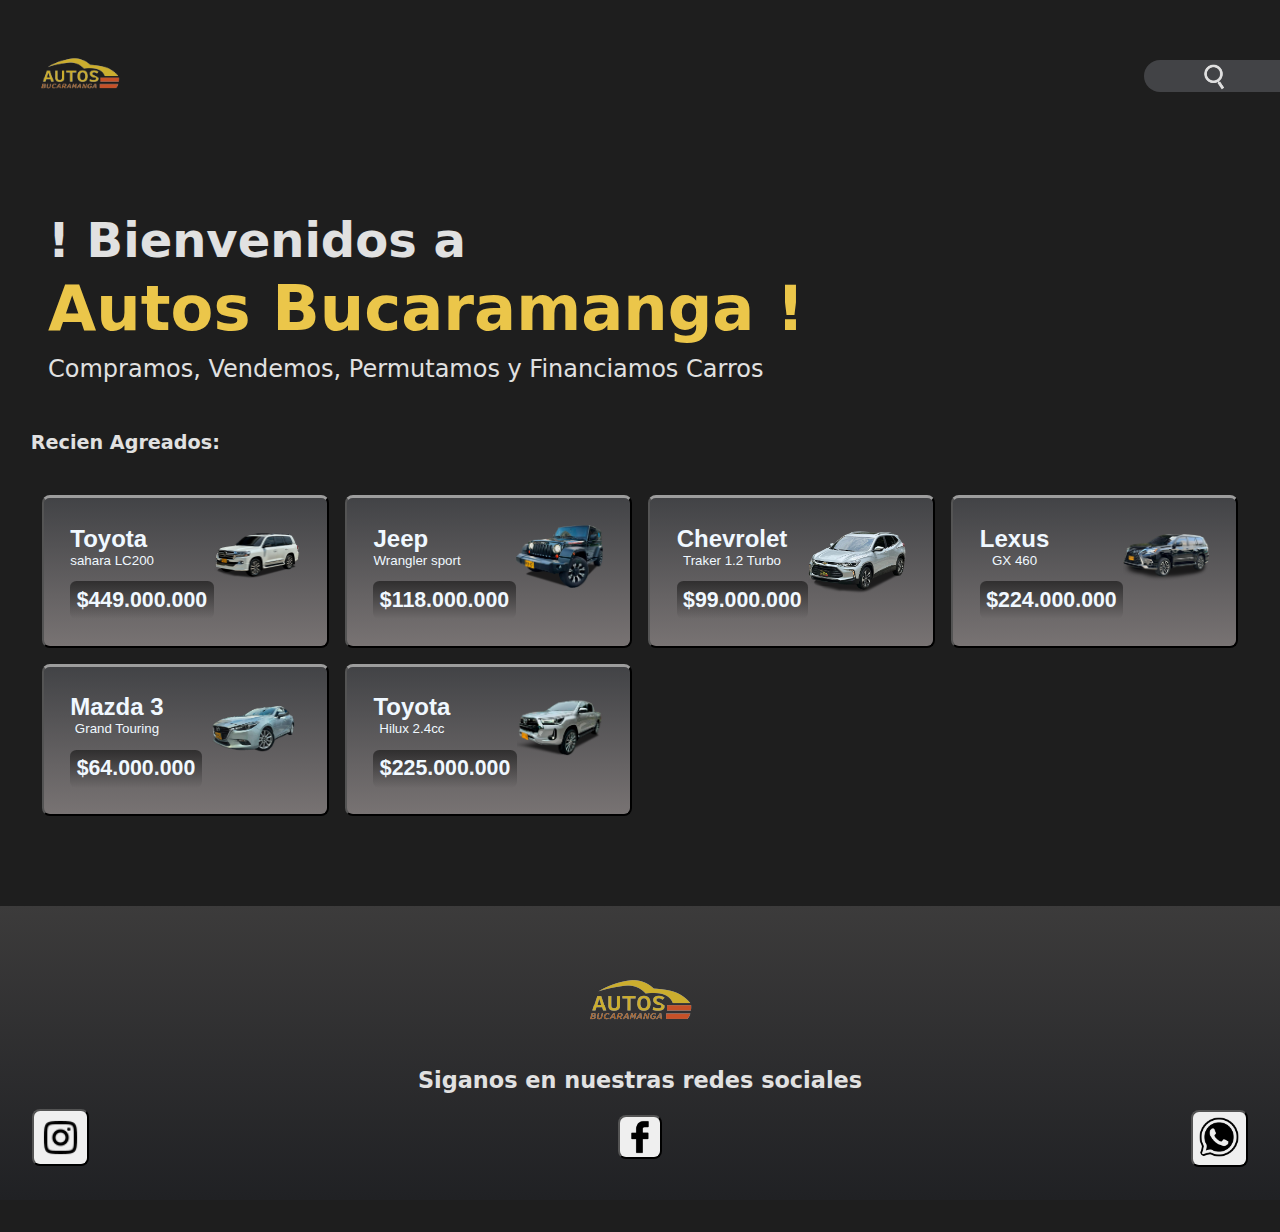
<file: index.html>
<!DOCTYPE html>
<html lang="en">

<head>
    <meta charset="UTF-8">
    <meta name="viewport" content="width=device-width, initial-scale=1.0">
    <link rel="stylesheet" href="css/style.css">
    <title>Autos Bucaramanga</title>
</head>

<body>
    <div class="inicio" id="pantallaInicio">
        <main>
            <figure>
                <img src="assets/recursosEmpresa/logo_Mesa de trabajo 1_Mesa de trabajo 1.png" alt="">
            </figure>
        </main>
    </div>

    <header>
        <div class="container-header">
            <div class="logo" id="logo">
                <figure>
                    <img src="assets/recursosEmpresa/logo_Mesa de trabajo 1_Mesa de trabajo 1.png" alt="">
                </figure>
            </div>
            <div class="buscar" id="buscar">
                <input type="text" class="input">
                <img src="assets/recursosEmpresa/f2-01.png" alt="">
            </div>
        </div>
    </header>

    <main>

        <section class="bienvenida">
            <h1>! Bienvenidos a <span class="nombreMarca"> <br>Autos Bucaramanga !</span></h1>
            <p>Compramos, Vendemos, Permutamos y Financiamos Carros</p>
        </section>

        <div class="saludo">
            <h2>Recien Agreados: </h2>
        </div>
        
        <section class="catalogo-container">


            <a href="html/toyota-sahara.html">
                <button class="cardCarro carro0">
                    <article class="info-carro">
                        <div class="marca">
                            <span class="marcaCarroPrincipal">Toyota<br></span>
                            <span>sahara LC200</span>
                        </div>
                        <div class="precio">
                            <span>$449.000.000</span>
                        </div>
                    </article>
    
                    <figcaption class="imgCarro1">
                        <img src="assets/fotosCarros/sahara/s0.png" alt="">
                    </figcaption>
                </button>
            </a>

            <a href="html/carro1.html">
                <button class="cardCarro carro1">
                    <article class="info-carro">
                        <div class="marca">
                            <span class="marcaCarroPrincipal">Jeep <br></span>
                            <span>Wrangler sport</span>
                        </div>
                        <div class="precio">
                            <span>$118.000.000</span>
                        </div>
                    </article>

                    <figcaption class="imgCarro1">
                        <img src="assets/fotosCarros/jeep/a0.png" alt="">
                    </figcaption>
                </button>
            </a>

            <a href="html/carro2.html">
                <button class="cardCarro carro2">
                    <article class="info-carro">
                        <div class="marca">
                            <span class="marcaCarroPrincipal">Chevrolet <br></span>
                            <span>Traker 1.2 Turbo</span>
                        </div>
                        <div class="precio">
                            <span>$99.000.000</span>
                        </div>
                    </article>
    
                    <figcaption class="imgCarro1">
                        <img src="assets/fotosCarros/cherolet/x3.png" alt="">
                    </figcaption>
                </button>
            </a>

            <a href="html/carro3.html">
                <button class="cardCarro carro3">
                    <article class="info-carro">
                        <div class="marca">
                            <span class="marcaCarroPrincipal">Lexus <br></span>
                            <span>GX 460</span>
                        </div>
                        <div class="precio">
                            <span>$224.000.000</span>
                        </div>
                    </article>
    
                    <figcaption class="imgCarro1">
                        <img src="assets/fotosCarros/lexus/l1.png" alt="">
                    </figcaption>
                </button>
            </a>

            <a href="html/carro5.html">
                <button class="cardCarro carro4">
                    <article class="info-carro">
                        <div class="marca">
                            <span class="marcaCarroPrincipal">Mazda 3<br></span>
                            <span>Grand Touring</span>
                        </div>
                        <div class="precio">
                            <span>$64.000.000</span>
                        </div>
                    </article>
    
                    <figcaption class="imgCarro1">
                        <img src="assets/fotosCarros/mazda/c3.png" alt="">
                    </figcaption>
                </button>
            </a>

            <a href="html/carro6.html">
                <button class="cardCarro carro1">
                    <article class="info-carro">
                        <div class="marca">
                            <span class="marcaCarroPrincipal">Toyota<br></span>
                            <span> Hilux 2.4cc</span>
                        </div>
                        <div class="precio">
                            <span>$225.000.000</span>
                        </div>
                    </article>
    
                    <figcaption class="imgCarro1">
                        <img src="assets/fotosCarros/hilux/b0.png" alt="">
                    </figcaption>
                </button>
            </a>

        </section>

    </main>

    <footer>

        <div class="container-footer">
            
            <div class="mensaje-salida">
                <figure>
                    <img src="assets/recursosEmpresa/logo_Mesa de trabajo 1_Mesa de trabajo 1.png" alt="">
                </figure>
            </div>

           <div class="text">
            <span>Siganos en nuestras redes sociales</span>
           </div>
           
            <div class="redes">
                <div class="contactanos-fb">
                    <button>
                        <figure class="insta">
                            <img src="assets/recursosEmpresa/icons/insta.png" alt="">
                        </figure>
                    </button>
                </div>
    
                <div class="contactanos-fb">
                    <button>
                        <a href="https://www.facebook.com/edwing.leon.39">
                            <img src="assets/recursosEmpresa/facebook.png" alt="">
                        </a>
                    </button>
                </div>
    
                <div class="contactanos-wp">
                    <button class="wp">
                        <a href="https://wa.link/kzsgt3">
                            <img src="assets/recursosEmpresa/icons/wps.png" alt="">
                        </a>
                    </button>
                </div>
            </div>
        </div>
    </footer>
    
    <script src="js/detallesCarro.js"></script>

</body>

</html>
</file>
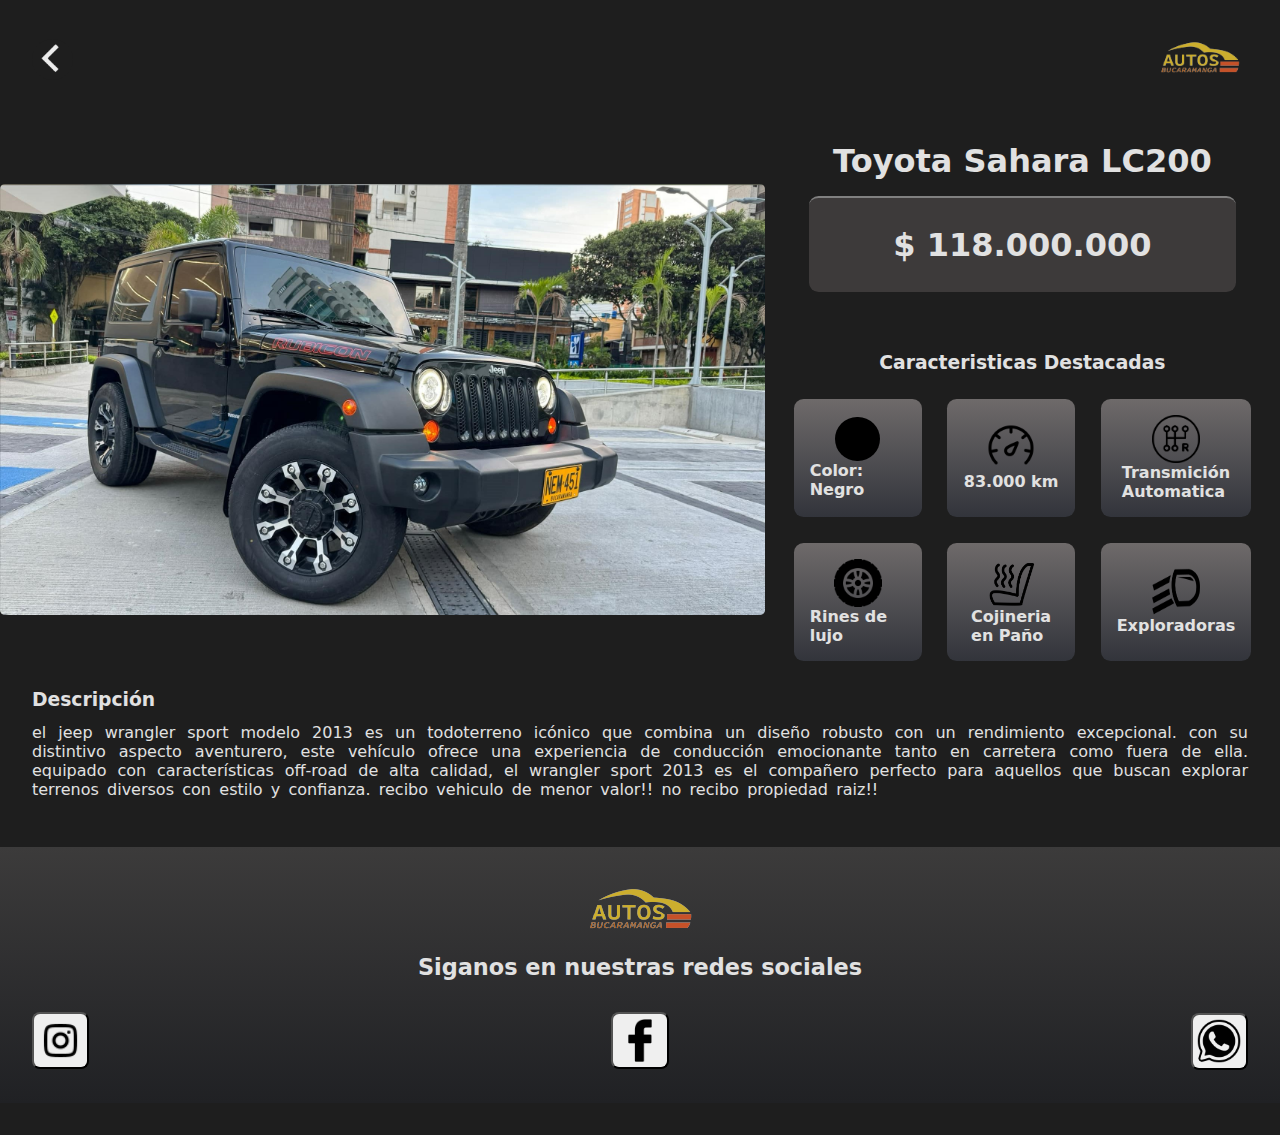
<file: html/carro1.html>
<!DOCTYPE html>
<html lang="en">

<head>
    <meta charset="UTF-8">
    <meta name="viewport" content="width=device-width, initial-scale=1.0">
    <link rel="stylesheet" href="../css/carro1.css">
    <title>Autos Bucaramanga</title>
</head>

<body>

    <header>
        <div class="container-header blur-container">
            <button class="atras" id="atras">
                <a href="index.html">
                    <figure>
                        <img src="../assets/recursosEmpresa/b2_Mesa de trabajo 1_Mesa de trabajo 1.png" alt="">
                    </figure>
                </a>
            </button>
            <div class="logo" id="logo">
                <figure>
                    <img src="../assets/recursosEmpresa/logo_Mesa de trabajo 1_Mesa de trabajo 1.png" alt="">
                </figure>
            </div>
        </div>
    </header>

    <main>

        <section class="carroGalery">
            <div class="slider">
                <img src="../assets/fotosCarros/jeepConFondo/j1.jpg" alt="">
                <img src="../assets/fotosCarros/jeepConFondo/j2.jpg" alt="">
                <img src="../assets/fotosCarros/jeepConFondo/j3.jpg" alt="">
                <img src="../assets/fotosCarros/jeepConFondo/j4.jpg" alt="">
                <img src="../assets/fotosCarros/jeepConFondo/j5.jpg" alt="">
                <img src="../assets/fotosCarros/jeepConFondo/j6.jpg" alt="">
                <img src="../assets/fotosCarros/jeepConFondo/j7.jpg" alt="">
            </div>
            
            <div class="tw">
                <section class="cuadrado"></section>
                <section class="circle"></section>
                <article class="marcaCarro">
                    <span class="marcaCarroPrincipal">Jeep  <br></span>
                </article>
                <a href="https://wa.link/kzsgt3">
                    <div class="precio">
                        <span>$ 118.000.000</span>
                    </div>
                </a>
            </div>
        </section>

        <div class="price">
            <div class="dos">
                <article class="marcaCarro">
                    <span class="marcaCarroPrincipal">Toyota Sahara LC200 <br></span>
                </article>
            </div>
            <div class="uno">
                <a href="https://wa.link/kzsgt3">
                    <div class="precio">
                        <span>$ 118.000.000</span>
                    </div>
                </a>
            </div>
            <div class="trir">
                <section class="descripcion">
                    <div class="title2">
                        <h3>Caracteristicas Destacadas </h3>
                    </div>
                    <article>
                        <div class="color"></div>
                        <span class="spanC">Color: Negro</span>
                    </article>
        
                    <article>
                        <figure>
                            <img src="../assets/recursosEmpresa/icons/velocimetro.png" alt="">
                        </figure>
                        <span>83.000 km</span>
                    </article>
        
                    <article>
                        <figure>
                            <img src="../assets/recursosEmpresa/icons/cambios.png" alt="">
                        </figure>
                        <span>Transmición <br> Automatica</span>
                    </article>
        
                    <article>
                        <figure>
                            <img src="../assets/recursosEmpresa/icons/llanta-de-carro.png" alt="">
                        </figure>
                        <span>Rines de lujo</span>
                    </article>
        
        
                    <article>
                        <figure>
                            <img src="../assets/recursosEmpresa/icons/COJINES_Mesa de trabajo 1.png" alt="">
                        </figure>
                        <span>Cojineria <br> en Paño</span>
                    </article>
        
                    <article>
                        <figure>
                            <img src="../assets/recursosEmpresa/icons/exploradoras-01.png" alt="">
                        </figure>
                        <span>Exploradoras</span>
                    </article>
                </section>
            </div>
        </div>


    </main>

    <div class="info-carro">

        <div class="subtitle">
            <h3>Caracteristicas Destacadas </h3>
        </div>

        <section class="descripcion">


            <article>
                <div class="color"></div>
                <span class="spanC">Color: Negro</span>
            </article>

            <article>
                <figure>
                    <img src="../assets/recursosEmpresa/icons/velocimetro.png" alt="">
                </figure>
                <span>83.000 km</span>
            </article>

            <article>
                <figure>
                    <img src="../assets/recursosEmpresa/icons/cambios.png" alt="">
                </figure>
                <span>Transmición <br> Automatica</span>
            </article>

            <article>
                <figure>
                    <img src="../assets/recursosEmpresa/icons/llanta-de-carro.png" alt="">
                </figure>
                <span>Rines de lujo</span>
            </article>


            <article>
                <figure>
                    <img src="../assets/recursosEmpresa/icons/COJINES_Mesa de trabajo 1.png" alt="">
                </figure>
                <span>Cojineria <br> en Paño</span>
            </article>

            <article>
                <figure>
                    <img src="../assets/recursosEmpresa/icons/exploradoras-01.png" alt="">
                </figure>
                <span>Exploradoras</span>
            </article>
        </section>

        <div class="subtitle2">
            <h3>Descripción</h3>
        </div>

        <section class="descripcion-carro">
            <p class="texto-description">
                El Jeep Wrangler Sport modelo 2013 es un todoterreno icónico que combina un diseño robusto con un
                rendimiento excepcional. Con su distintivo aspecto aventurero, este vehículo ofrece una experiencia de
                conducción emocionante tanto en carretera como fuera de ella. Equipado con características off-road de
                alta calidad, el Wrangler Sport 2013 es el compañero perfecto para aquellos que buscan explorar terrenos
                diversos con estilo y confianza. RECIBO VEHICULO DE MENOR VALOR!! No recibo propiedad raiz!!
            </p>
        </section>

    </div>

    <footer>

        <div class="container-footer">

            <div class="mensaje-salida">
                <figure>
                    <img src="../assets/recursosEmpresa/logo_Mesa de trabajo 1_Mesa de trabajo 1.png" alt="">
                </figure>
            </div>

            <div class="text">
                <span>Siganos en nuestras redes sociales</span>
            </div>

            <div class="redes">
                <div class="contactanos-fb">
                    <button>
                        <figure class="insta">
                            <img src="../assets/recursosEmpresa/icons/insta.png" alt="">
                        </figure>
                    </button>
                </div>

                <div class="contactanos-fb">
                    <button>
                        <a href="https://www.facebook.com/edwing.leon.39">
                            <img src="../assets/recursosEmpresa/facebook.png" alt="">
                        </a>
                    </button>
                </div>

                <div class="contactanos-wp">
                    <button class="wp">
                        <a href="https://wa.link/kzsgt3">
                            <img src="../assets/recursosEmpresa/icons/wps.png" alt="">
                        </a>
                    </button>
                </div>
            </div>
        </div>
    </footer>


    <script src="../js/detallesCarro.js"></script>
</body>

</html>
</file>
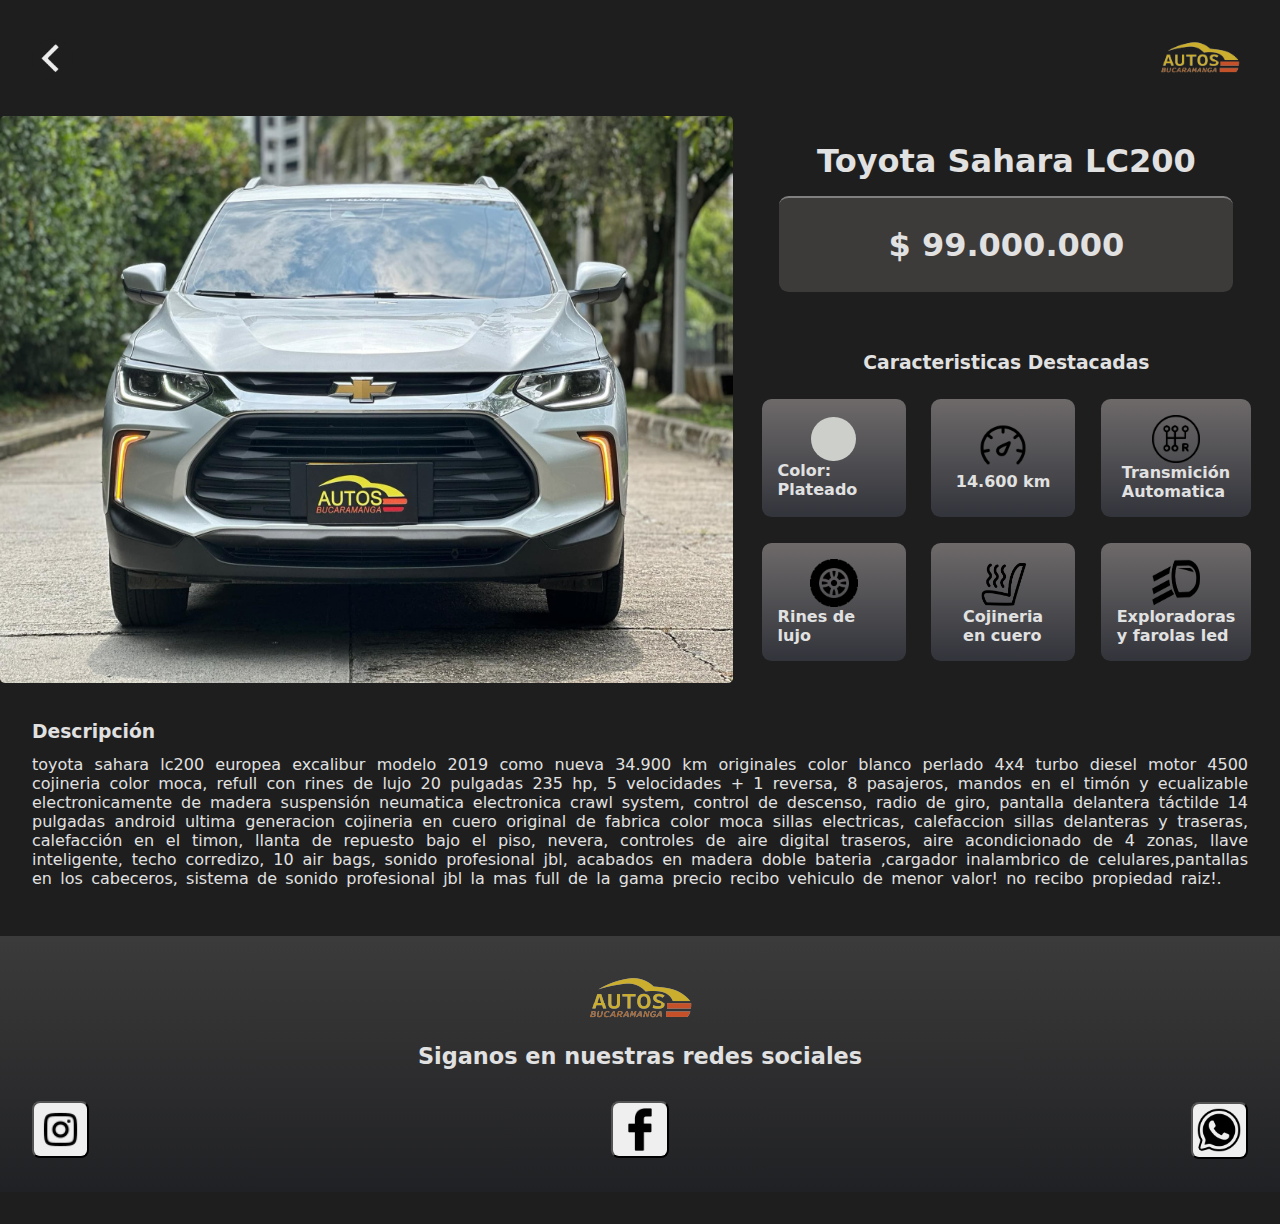
<file: html/carro2.html>
<!DOCTYPE html>
<html lang="en">

<head>
    <meta charset="UTF-8">
    <meta name="viewport" content="width=device-width, initial-scale=1.0">
    <link rel="stylesheet" href="../css/carro2.css">
    <title>Autos Bucaramanga</title>
</head>

<body>

    <header>
        <div class="container-header blur-container">
            <button class="atras" id="atras">
                <a href="index.html">
                    <figure>
                        <img src="../assets/recursosEmpresa/b2_Mesa de trabajo 1_Mesa de trabajo 1.png" alt="">
                    </figure>
                </a>
            </button>
            <div class="logo" id="logo">
                <figure>
                    <img src="../assets/recursosEmpresa/logo_Mesa de trabajo 1_Mesa de trabajo 1.png" alt="">
                </figure>
            </div>
        </div>
    </header>

    <main>

        <section class="carroGalery">
            <div class="slider">
                <img src="../assets/fotosCarros/cheroletConFondo/c1.jpg" alt="">
                <img src="../assets/fotosCarros/cheroletConFondo/c2.jpg" alt="">
                <img src="../assets/fotosCarros/cheroletConFondo/c3.jpg" alt="">
                <img src="../assets/fotosCarros/cheroletConFondo/c4.jpg" alt="">
                <img src="../assets/fotosCarros/cheroletConFondo/c5.jpg" alt="">
                <img src="../assets/fotosCarros/cheroletConFondo/c6.jpg" alt="">
                <img src="../assets/fotosCarros/cheroletConFondo/c7.jpg" alt="">
            </div>
            <div class="tw">
                <section class="cuadrado"></section>
                <section class="circle"></section>
                <article class="marcaCarro">
                    <span class="marcaCarroPrincipal">Chevrolet Traker 2023 <br></span>
                </article>
                <a href="https://wa.link/kzsgt3">
                    <div class="precio">
                        <bu>$ 99.000.000</span>
                    </div>
                </a>
            </div>
        </section>

        <div class="price">
            <div class="dos">
                <article class="marcaCarro">
                    <span class="marcaCarroPrincipal">Toyota Sahara LC200 <br></span>
                </article>
            </div>
            <div class="uno">
                <a href="https://wa.link/kzsgt3">
                    <div class="precio">
                        <bu>$ 99.000.000</span>
                    </div>
                </a>
            </div>

            <div class="trir">
                <section class="descripcion">
                    <div class="title2">
                        <h3>Caracteristicas Destacadas </h3>
                    </div>
                    <article>
                        <div class="color"></div>
                        <span class="spanC">Color: Plateado</span>
                    </article>

                    <article>
                        <figure>
                            <img src="../assets/recursosEmpresa/icons/velocimetro.png" alt="">
                        </figure>
                        <span>14.600 km</span>
                    </article>

                    <article>
                        <figure>
                            <img src="../assets/recursosEmpresa/icons/cambios.png" alt="">
                        </figure>
                        <span>Transmición <br> Automatica</span>
                    </article>

                    <article>
                        <figure>
                            <img src="../assets/recursosEmpresa/icons/llanta-de-carro.png" alt="">
                        </figure>
                        <span>Rines de lujo</span>
                    </article>


                    <article>
                        <figure>
                            <img src="../assets/recursosEmpresa/icons/COJINES_Mesa de trabajo 1.png" alt="">
                        </figure>
                        <span>Cojineria <br> en cuero</span>
                    </article>

                    <article>
                        <figure>
                            <img src="../assets/recursosEmpresa/icons/exploradoras-01.png" alt="">
                        </figure>
                        <span>Exploradoras<br> y farolas led</span>
                    </article>
                </section>
            </div>
        </div>


    </main>

    <div class="info-carro">

        <div class="subtitle">
            <h3>Caracteristicas Destacadas </h3>
        </div>

        <section class="descripcion">


            <article>
                <div class="color"></div>
                <span class="spanC">Color: Plateado</span>
            </article>

            <article>
                <figure>
                    <img src="../assets/recursosEmpresa/icons/velocimetro.png" alt="">
                </figure>
                <span>14.600 km</span>
            </article>

            <article>
                <figure>
                    <img src="../assets/recursosEmpresa/icons/cambios.png" alt="">
                </figure>
                <span>Transmición <br> Automatica</span>
            </article>

            <article>
                <figure>
                    <img src="../assets/recursosEmpresa/icons/llanta-de-carro.png" alt="">
                </figure>
                <span>Rines de lujo</span>
            </article>


            <article>
                <figure>
                    <img src="../assets/recursosEmpresa/icons/COJINES_Mesa de trabajo 1.png" alt="">
                </figure>
                <span>Cojineria <br> en cuero</span>
            </article>

            <article>
                <figure>
                    <img src="../assets/recursosEmpresa/icons/exploradoras-01.png" alt="">
                </figure>
                <span>Exploradoras<br> y farolas led</span>
            </article>
        </section>

        <div class="subtitle2">
            <h3>Descripción</h3>
        </div>

        <section class="descripcion-carro">
            <p class="texto-description">
                TOYOTA SAHARA LC200 EUROPEA EXCALIBUR MODELO 2019 COMO NUEVA 34.900 KM ORIGINALES COLOR BLANCO PERLADO
                4X4 TURBO DIESEL MOTOR 4500 COJINERIA COLOR MOCA, REFULL CON RINES DE LUJO 20 PULGADAS 235 HP, 5
                VELOCIDADES + 1 REVERSA, 8 PASAJEROS, MANDOS EN EL TIMÓN Y ECUALIZABLE ELECTRONICAMENTE DE MADERA
                SUSPENSIÓN NEUMATICA ELECTRONICA CRAWL SYSTEM, CONTROL DE DESCENSO, RADIO DE GIRO, PANTALLA DELANTERA
                TÁCTILDE 14 PULGADAS ANDROID ULTIMA GENERACION COJINERIA EN CUERO ORIGINAL DE FABRICA COLOR MOCA SILLAS
                ELECTRICAS, CALEFACCION SILLAS DELANTERAS Y TRASERAS, CALEFACCIÓN EN EL TIMON, LLANTA DE REPUESTO BAJO
                EL PISO, NEVERA, CONTROLES DE AIRE DIGITAL TRASEROS, AIRE ACONDICIONADO DE 4 ZONAS, LLAVE INTELIGENTE,
                TECHO CORREDIZO, 10 AIR BAGS, SONIDO PROFESIONAL JBL, ACABADOS EN MADERA DOBLE BATERIA ,CARGADOR
                INALAMBRICO DE CELULARES,PANTALLAS EN LOS CABECEROS, SISTEMA DE SONIDO PROFESIONAL JBL LA MAS FULL DE LA
                GAMA PRECIO RECIBO VEHICULO DE MENOR VALOR! No recibo propiedad raiz!. </p>
        </section>

    </div>

    <footer>

        <div class="container-footer">

            <div class="mensaje-salida">
                <figure>
                    <img src="../assets/recursosEmpresa/logo_Mesa de trabajo 1_Mesa de trabajo 1.png" alt="">
                </figure>
            </div>

            <div class="text">
                <span>Siganos en nuestras redes sociales</span>
            </div>

            <div class="redes">
                <div class="contactanos-fb">
                    <button>
                        <figure class="insta">
                            <img src="../assets/recursosEmpresa/icons/insta.png" alt="">
                        </figure>
                    </button>
                </div>

                <div class="contactanos-fb">
                    <button>
                        <a href="https://www.facebook.com/edwing.leon.39">
                            <img src="../assets/recursosEmpresa/facebook.png" alt="">
                        </a>
                    </button>
                </div>

                <div class="contactanos-wp">
                    <button class="wp">
                        <a href="https://wa.link/kzsgt3">
                            <img src="../assets/recursosEmpresa/icons/wps.png" alt="">
                        </a>
                    </button>
                </div>
            </div>
        </div>
    </footer>


    <script src="../js/detallesCarro.js"></script>
</body>

</html>
</file>
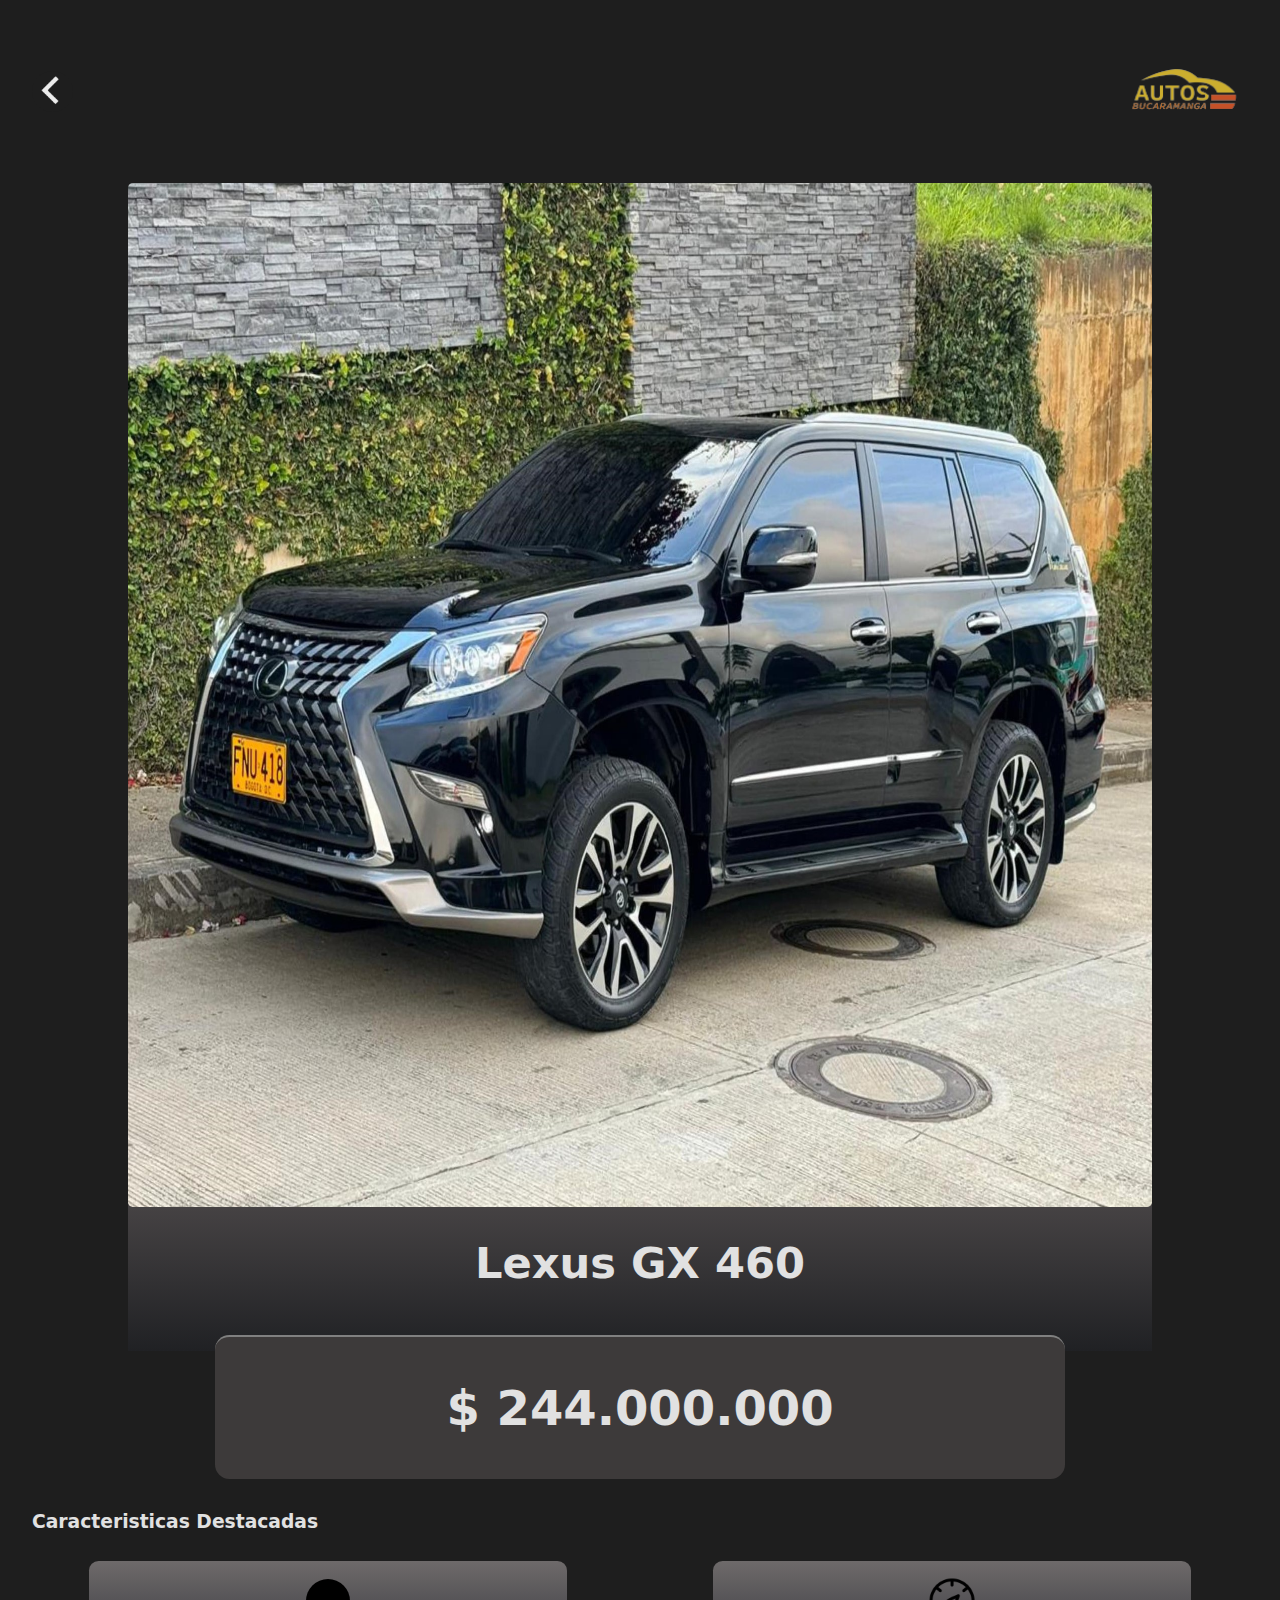
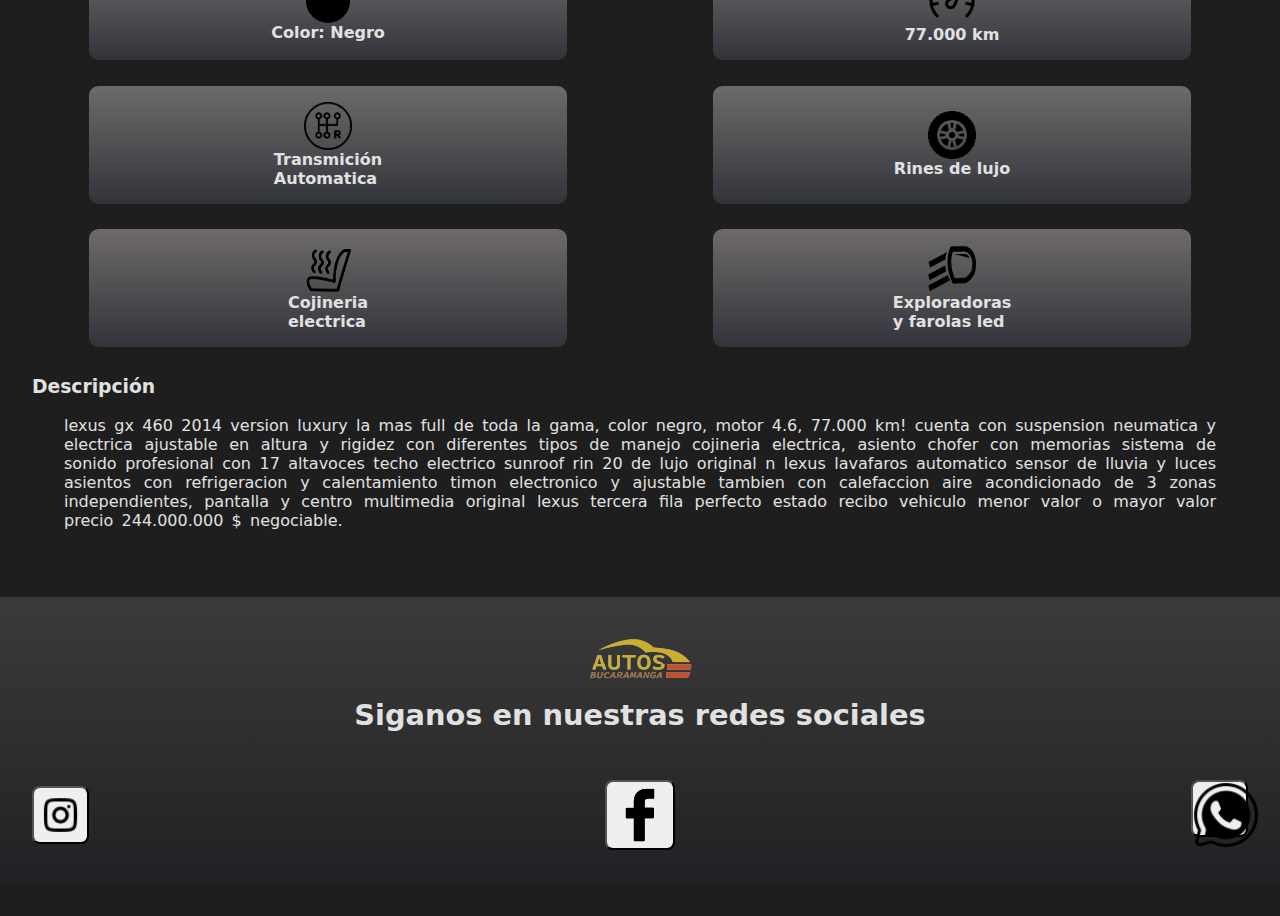
<file: html/carro3.html>
<!DOCTYPE html>
<html lang="en">

<head>
    <meta charset="UTF-8">
    <meta name="viewport" content="width=device-width, initial-scale=1.0">
    <link rel="stylesheet" href="../css/carro3.css">
    <title>Autos Bucaramanga</title>
</head>

<body>

    <header>
        <div class="container-header blur-container">
            <button class="atras" id="atras">
               <a href="../html/index.html">
                <figure>
                    <img src="../assets/recursosEmpresa/b2_Mesa de trabajo 1_Mesa de trabajo 1.png" alt="">
                </figure>
               </a>
            </button>
            <div class="logo" id="logo">
                <figure>
                    <img src="../assets/recursosEmpresa/logo_Mesa de trabajo 1_Mesa de trabajo 1.png" alt="">
                </figure>
            </div>
        </div>
    </header>

    <main>

        <section class="carroGalery">
            <div class="slider">
                <img src="../assets/fotosCarros/lexusConFondo/l6.jpg" alt="">
                <img src="../assets/fotosCarros/lexusConFondo/l1.jpg" alt="">
                <img src="../assets/fotosCarros/lexusConFondo/l2.jpg" alt="">
                <img src="../assets/fotosCarros/lexusConFondo/l3.jpg" alt="">
                <img src="../assets/fotosCarros/lexusConFondo/l4.jpg" alt="">
                <img src="../assets/fotosCarros/lexusConFondo/l5.jpg" alt="">
                <img src="../assets/fotosCarros/lexusConFondo/l7.jpg" alt="">
                <img src="../assets/fotosCarros/lexusConFondo/l8.jpg" alt="">
                <img src="../assets/fotosCarros/lexusConFondo/l9.jpg" alt="">
                <img src="../assets/fotosCarros/lexusConFondo/l10.jpg" alt="">
            </div>
            <section class="cuadrado"></section>
            <section class="circle"></section>
            <article class="marcaCarro">
                <span class="marcaCarroPrincipal">Lexus GX 460<br></span>
            </article>
            <a href="https://wa.link/kzsgt3">
                <div class="precio">
                    <span>$ 244.000.000</span>
                </div>
            </a>
        </section>


    </main>

    <div class="info-carro">

        <div class="subtitle">
            <h3>Caracteristicas Destacadas  </h3>
        </div>

        <section class="descripcion">


            <article>
                <div class="color"></div>
                <span class="spanC">Color: Negro</span>
            </article>

            <article>
                <figure>
                    <img src="../assets/recursosEmpresa/icons/velocimetro.png" alt="">
                </figure>
                <span>77.000 km</span>
            </article>

            <article>
                <figure>
                    <img src="../assets/recursosEmpresa/icons/cambios.png" alt="">
                </figure>
                <span>Transmición <br> Automatica</span>
            </article>

            <article>
                <figure>
                    <img src="../assets/recursosEmpresa/icons/llanta-de-carro.png" alt="">
                </figure>
                <span>Rines de lujo</span>
            </article>


            <article>
                <figure>
                    <img src="../assets/recursosEmpresa/icons/COJINES_Mesa de trabajo 1.png" alt="">
                </figure>
                <span>Cojineria <br> electrica</span>
            </article>

            <article>
                <figure>
                    <img src="../assets/recursosEmpresa/icons/exploradoras-01.png" alt="">
                </figure>
                <span>Exploradoras<br> y farolas led</span>
            </article>
        </section>

        <div class="subtitle-2">
            <h3>Descripción</h3>
        </div>

        <section class="descripcion-carro">
            <p class="texto-description">
                Lexus GX 460 2014 version luxury la mas full de toda la gama, color negro, motor 4.6, 77.000 km! cuenta con suspension neumatica y electrica ajustable en altura y rigidez con diferentes tipos de manejo cojineria electrica, asiento chofer con memorias sistema de sonido  profesional con 17 altavoces  techo electrico sunroof rin 20 de lujo original n lexus lavafaros automatico sensor de lluvia y luces asientos con refrigeracion y calentamiento timon electronico y ajustable tambien con calefaccion aire acondicionado de 3 zonas independientes, pantalla y centro multimedia original lexus tercera fila perfecto estado recibo vehiculo menor valor o mayor valor precio 244.000.000 $ negociable.   
            </p>
        </section>

    </div>

    <footer>

        <div class="container-footer">
            
            <div class="mensaje-salida">
                <figure>
                    <img src="../assets/recursosEmpresa/logo_Mesa de trabajo 1_Mesa de trabajo 1.png" alt="">
                </figure>
            </div>

           <div class="text">
            <span>Siganos en nuestras redes sociales</span>
           </div>
           
            <div class="redes">
                <div class="contactanos-fb">
                    <button>
                        <figure class="insta">
                            <img src="../assets/recursosEmpresa/icons/insta.png" alt="">
                        </figure>
                    </button>
                </div>
    
                <div class="contactanos-fb">
                    <button>
                        <a href="https://www.facebook.com/edwing.leon.39">
                            <img src="../assets/recursosEmpresa/facebook.png" alt="">
                        </a>
                    </button>
                </div>
    
                <div class="contactanos-wp">
                    <button class="wp">
                        <a href="https://wa.link/kzsgt3">
                            <img src="../assets/recursosEmpresa/icons/wps.png" alt="">
                        </a>
                    </button>
                </div>
            </div>
        </div>
    </footer>


    <script src="../js/detallesCarro.js"></script>
</body>

</html>
</file>
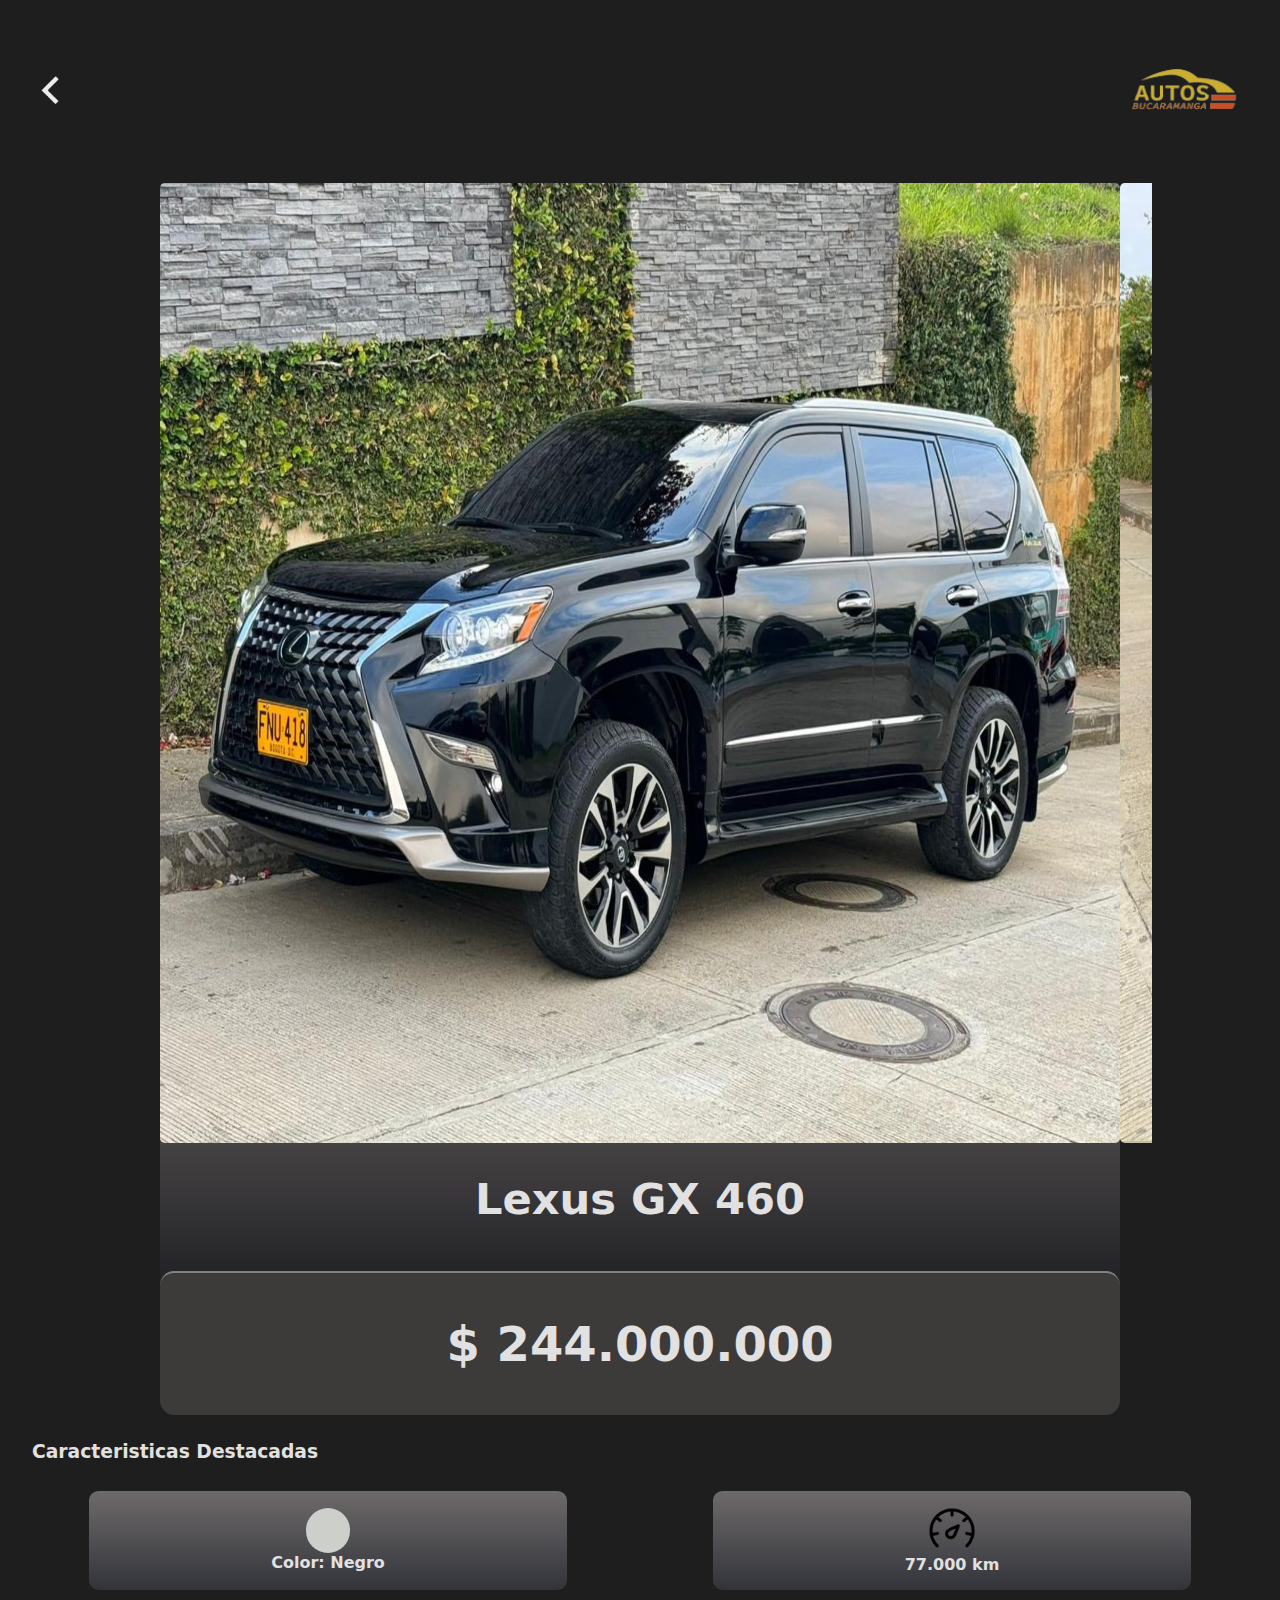
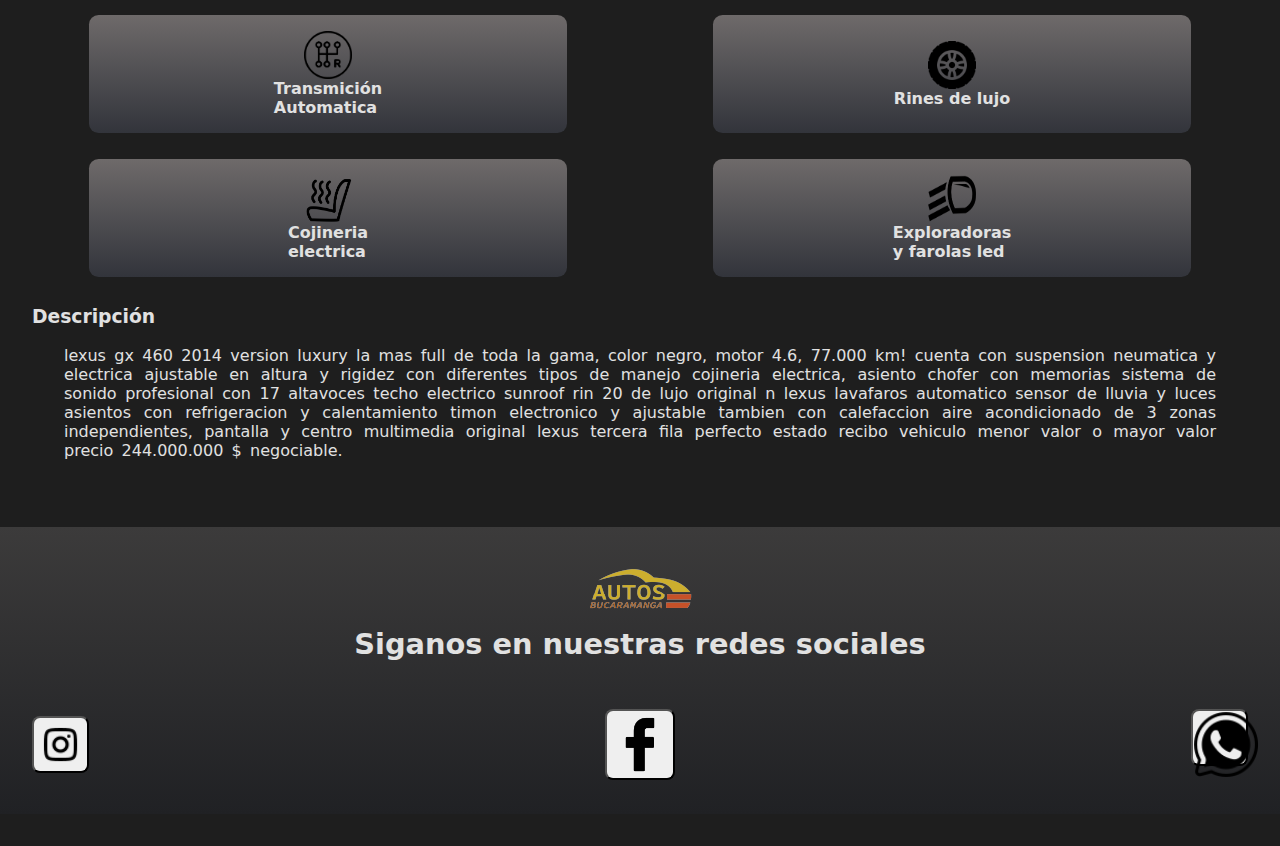
<file: html/carro4.html>
<!DOCTYPE html>
<html lang="en">

<head>
    <meta charset="UTF-8">
    <meta name="viewport" content="width=device-width, initial-scale=1.0">
    <link rel="stylesheet" href="../css/carro4.css">
    <title>Autos Bucaramanga</title>
</head>

<body>

    <header>
        <div class="container-header blur-container">
            <button class="atras" id="atras">
               <a href="../html/index.html">
                <figure>
                    <img src="../assets/recursosEmpresa/b2_Mesa de trabajo 1_Mesa de trabajo 1.png" alt="">
                </figure>
               </a>
            </button>
            <div class="logo" id="logo">
                <figure>
                    <img src="../assets/recursosEmpresa/logo_Mesa de trabajo 1_Mesa de trabajo 1.png" alt="">
                </figure>
            </div>
        </div>
    </header>

    <main>

        <section class="carroGalery">
            <div class="slider">
                <img src="../assets/fotosCarros/lexusConFondo/l6.jpg" alt="">
                <img src="../assets/fotosCarros/lexusConFondo/l1.jpg" alt="">
                <img src="../assets/fotosCarros/lexusConFondo/l2.jpg" alt="">
                <img src="../assets/fotosCarros/lexusConFondo/l3.jpg" alt="">
                <img src="../assets/fotosCarros/lexusConFondo/l4.jpg" alt="">
                <img src="../assets/fotosCarros/lexusConFondo/l5.jpg" alt="">
                <img src="../assets/fotosCarros/lexusConFondo/l7.jpg" alt="">
                <img src="../assets/fotosCarros/lexusConFondo/l8.jpg" alt="">
                <img src="../assets/fotosCarros/lexusConFondo/l9.jpg" alt="">
                <img src="../assets/fotosCarros/lexusConFondo/l10.jpg" alt="">
            </div>
            <section class="cuadrado"></section>
            <section class="circle"></section>
            <article class="marcaCarro">
                <span class="marcaCarroPrincipal">Lexus GX 460<br></span>
            </article>
            <a href="https://wa.link/kzsgt3">
                <div class="precio">
                    <span>$ 244.000.000</span>
                </div>
            </a>
        </section>


    </main>

    <div class="info-carro">

        <div class="subtitle">
            <h3>Caracteristicas Destacadas  </h3>
        </div>

        <section class="descripcion">


            <article>
                <div class="color"></div>
                <span class="spanC">Color: Negro</span>
            </article>

            <article>
                <figure>
                    <img src="../assets/recursosEmpresa/icons/velocimetro.png" alt="">
                </figure>
                <span>77.000 km</span>
            </article>

            <article>
                <figure>
                    <img src="../assets/recursosEmpresa/icons/cambios.png" alt="">
                </figure>
                <span>Transmición <br> Automatica</span>
            </article>

            <article>
                <figure>
                    <img src="../assets/recursosEmpresa/icons/llanta-de-carro.png" alt="">
                </figure>
                <span>Rines de lujo</span>
            </article>


            <article>
                <figure>
                    <img src="../assets/recursosEmpresa/icons/COJINES_Mesa de trabajo 1.png" alt="">
                </figure>
                <span>Cojineria <br> electrica</span>
            </article>

            <article>
                <figure>
                    <img src="../assets/recursosEmpresa/icons/exploradoras-01.png" alt="">
                </figure>
                <span>Exploradoras<br> y farolas led</span>
            </article>
        </section>

        <div class="subtitle">
            <h3>Descripción</h3>
        </div>

        <section class="descripcion-carro">
            <p class="texto-description">
                Lexus GX 460 2014 version luxury la mas full de toda la gama, color negro, motor 4.6, 77.000 km! cuenta con suspension neumatica y electrica ajustable en altura y rigidez con diferentes tipos de manejo cojineria electrica, asiento chofer con memorias sistema de sonido  profesional con 17 altavoces  techo electrico sunroof rin 20 de lujo original n lexus lavafaros automatico sensor de lluvia y luces asientos con refrigeracion y calentamiento timon electronico y ajustable tambien con calefaccion aire acondicionado de 3 zonas independientes, pantalla y centro multimedia original lexus tercera fila perfecto estado recibo vehiculo menor valor o mayor valor precio 244.000.000 $ negociable.        </section>

    </div>

    <footer>

        <div class="container-footer">
            
            <div class="mensaje-salida">
                <figure>
                    <img src="../assets/recursosEmpresa/logo_Mesa de trabajo 1_Mesa de trabajo 1.png" alt="">
                </figure>
            </div>

           <div class="text">
            <span>Siganos en nuestras redes sociales</span>
           </div>
           
            <div class="redes">
                <div class="contactanos-fb">
                    <button>
                        <figure class="insta">
                            <img src="../assets/recursosEmpresa/icons/insta.png" alt="">
                        </figure>
                    </button>
                </div>
    
                <div class="contactanos-fb">
                    <button>
                        <a href="https://www.facebook.com/edwing.leon.39">
                            <img src="../assets/recursosEmpresa/facebook.png" alt="">
                        </a>
                    </button>
                </div>
    
                <div class="contactanos-wp">
                    <button class="wp">
                        <a href="https://wa.link/kzsgt3">
                            <img src="../assets/recursosEmpresa/icons/wps.png" alt="">
                        </a>
                    </button>
                </div>
            </div>
        </div>
    </footer>


    <script src="../js/detallesCarro.js"></script>
</body>

</html>
</file>
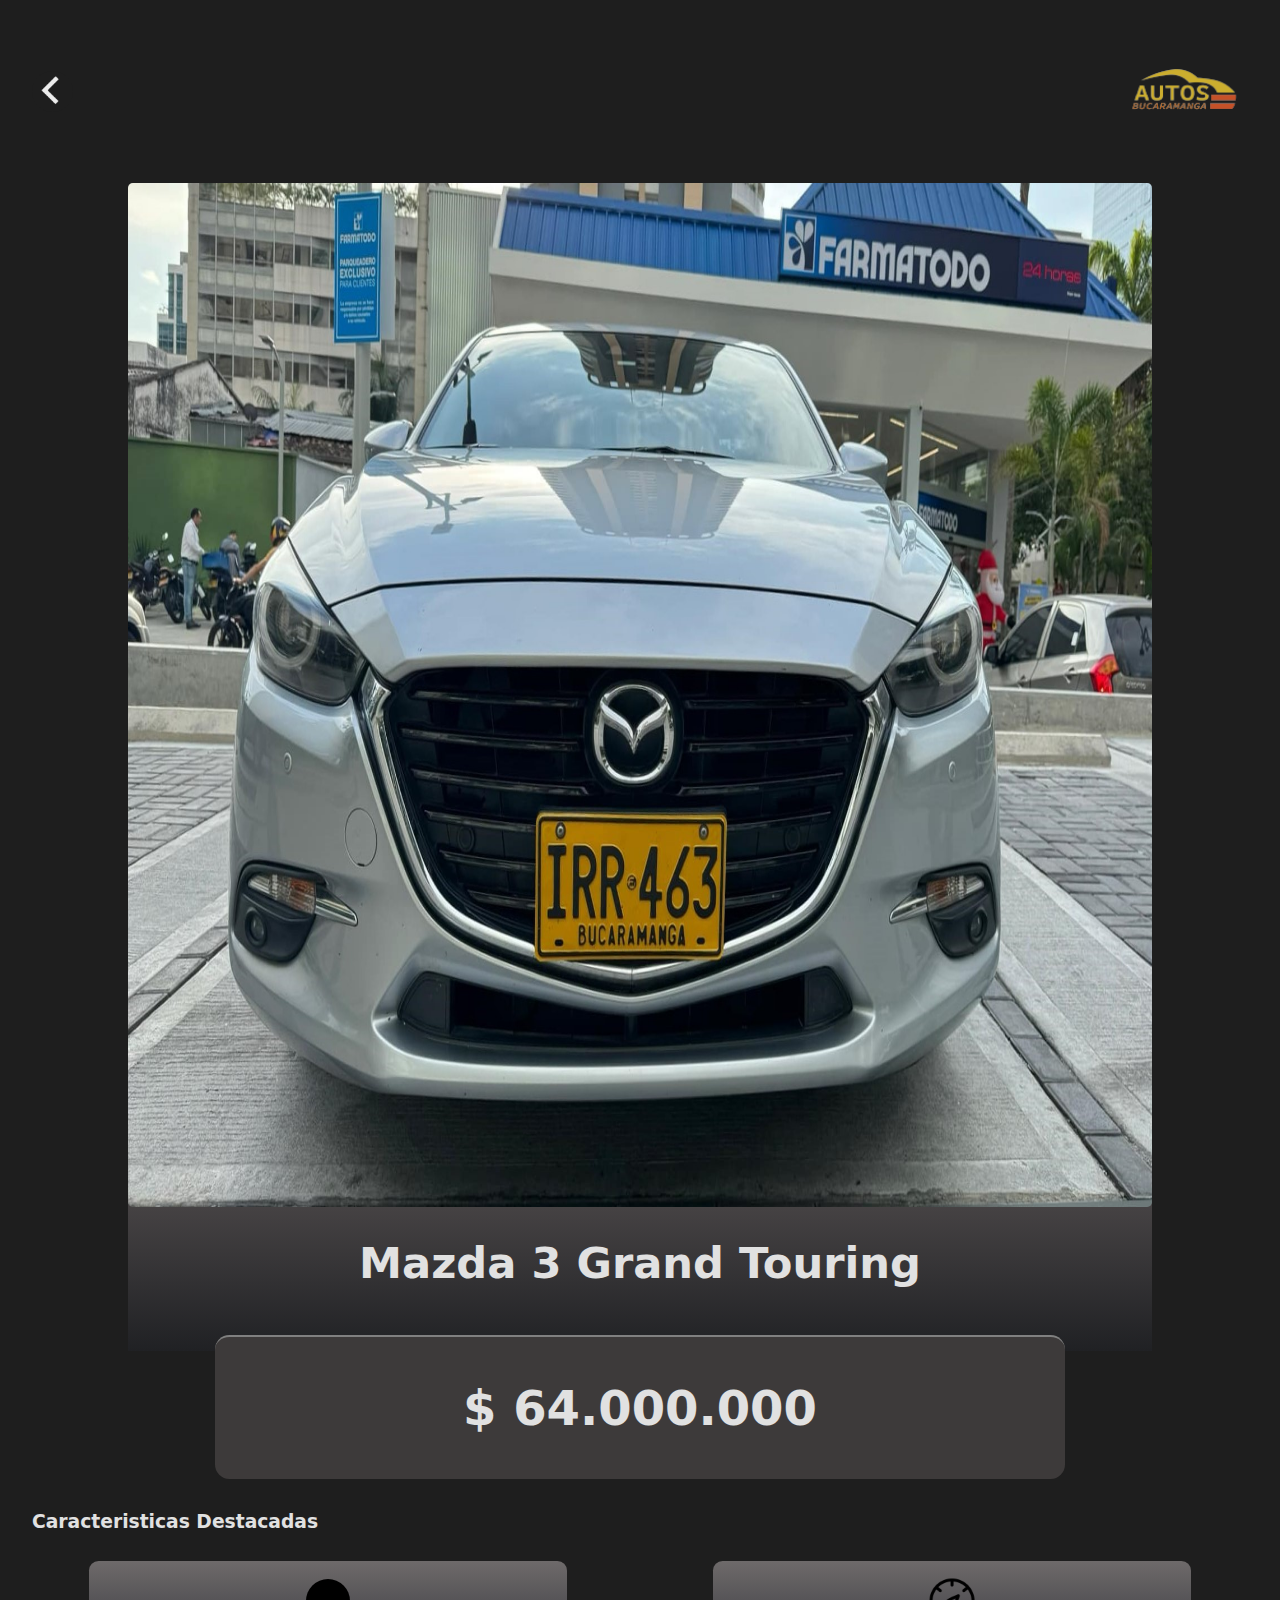
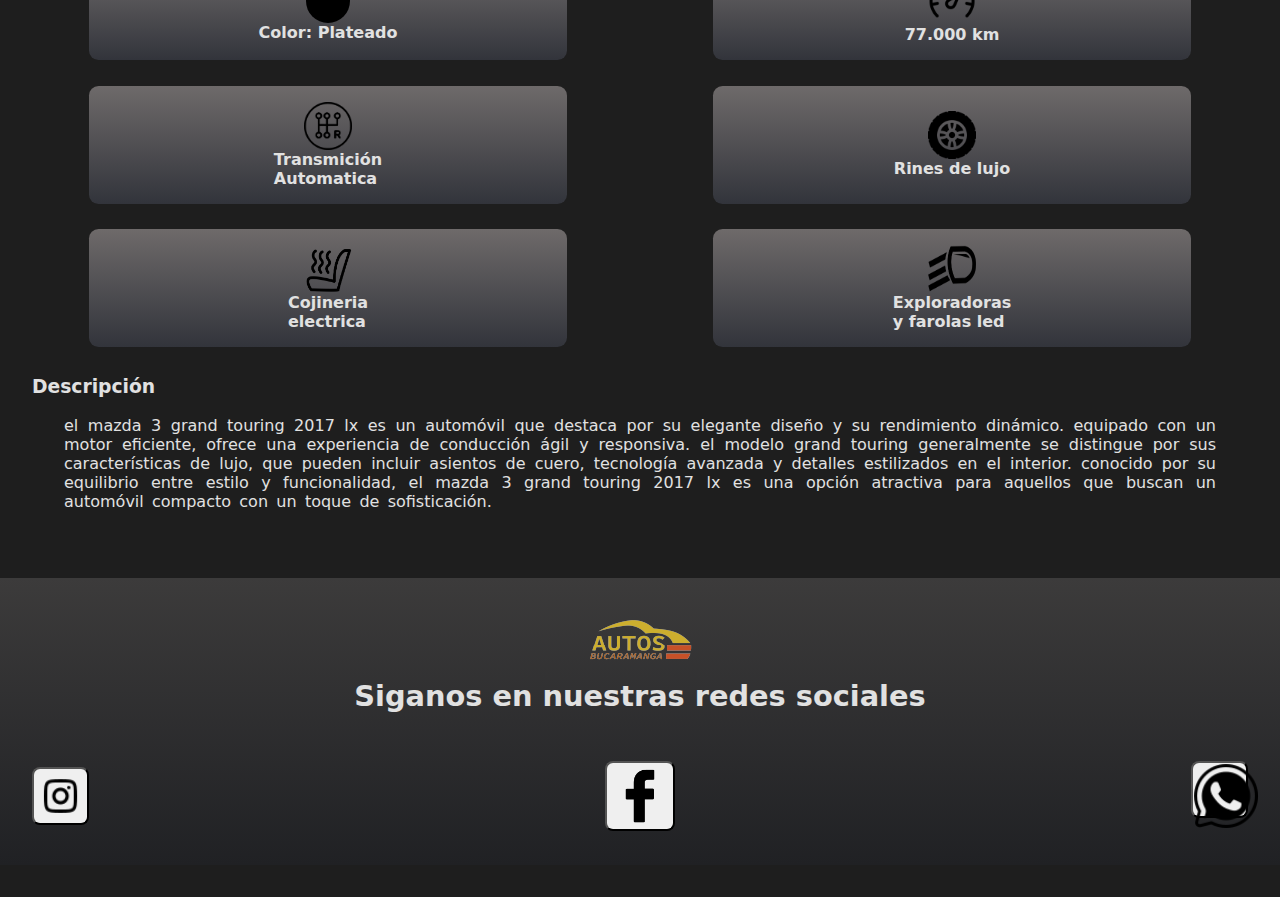
<file: html/carro5.html>
<!DOCTYPE html>
<html lang="en">

<head>
    <meta charset="UTF-8">
    <meta name="viewport" content="width=device-width, initial-scale=1.0">
    <link rel="stylesheet" href="../css/carro3.css">
    <title>Autos Bucaramanga</title>
</head>

<body>

    <header>
        <div class="container-header blur-container">
            <button class="atras" id="atras">
               <a href="../html/index.html">
                <figure>
                    <img src="../assets/recursosEmpresa/b2_Mesa de trabajo 1_Mesa de trabajo 1.png" alt="">
                </figure>
               </a>
            </button>
            <div class="logo" id="logo">
                <figure>
                    <img src="../assets/recursosEmpresa/logo_Mesa de trabajo 1_Mesa de trabajo 1.png" alt="">
                </figure>
            </div>
        </div>
    </header>

    <main>

        <section class="carroGalery">
            <div class="slider">
                <img src="../assets/fotosCarros/mazdaConFondo/m1.jpg" alt="">
                <img src="../assets/fotosCarros/mazdaConFondo/m2.jpg" alt="">
                <img src="../assets/fotosCarros/mazdaConFondo/m3.jpg" alt="">
                <img src="../assets/fotosCarros/mazdaConFondo/m4.jpg" alt="">
                <img src="../assets/fotosCarros/mazdaConFondo/m5.jpg" alt="">
                <img src="../assets/fotosCarros/mazdaConFondo/m6.jpg" alt="">
                <img src="../assets/fotosCarros/mazdaConFondo/m7.jpg" alt="">
                <img src="../assets/fotosCarros/mazdaConFondo/m8.jpg" alt="">
                <img src="../assets/fotosCarros/mazdaConFondo/m9.jpg" alt="">
            </div>
            <section class="cuadrado"></section>
            <section class="circle"></section>
            <article class="marcaCarro">
                <span class="marcaCarroPrincipal">Mazda 3 Grand Touring<br></span>
            </article>
            <a href="https://wa.link/kzsgt3">
                <div class="precio">
                    <span>$ 64.000.000</span>
                </div>
            </a>
        </section>


    </main>

    <div class="info-carro">

        <div class="subtitle">
            <h3>Caracteristicas Destacadas  </h3>
        </div>

        <section class="descripcion">


            <article>
                <div class="color"></div>
                <span class="spanC">Color: Plateado</span>
            </article>

            <article>
                <figure>
                    <img src="../assets/recursosEmpresa/icons/velocimetro.png" alt="">
                </figure>
                <span>77.000 km</span>
            </article>

            <article>
                <figure>
                    <img src="../assets/recursosEmpresa/icons/cambios.png" alt="">
                </figure>
                <span>Transmición <br> Automatica</span>
            </article>

            <article>
                <figure>
                    <img src="../assets/recursosEmpresa/icons/llanta-de-carro.png" alt="">
                </figure>
                <span>Rines de lujo</span>
            </article>


            <article>
                <figure>
                    <img src="../assets/recursosEmpresa/icons/COJINES_Mesa de trabajo 1.png" alt="">
                </figure>
                <span>Cojineria <br> electrica</span>
            </article>

            <article>
                <figure>
                    <img src="../assets/recursosEmpresa/icons/exploradoras-01.png" alt="">
                </figure>
                <span>Exploradoras<br> y farolas led</span>
            </article>
        </section>

        <div class="subtitle-2">
            <h3>Descripción</h3>
        </div>

        <section class="descripcion-carro">
            <p class="texto-description">
                El Mazda 3 Grand Touring 2017 LX es un automóvil que destaca por su elegante diseño y su rendimiento dinámico. Equipado con un motor eficiente, ofrece una experiencia de conducción ágil y responsiva. El modelo Grand Touring generalmente se distingue por sus características de lujo, que pueden incluir asientos de cuero, tecnología avanzada y detalles estilizados en el interior. Conocido por su equilibrio entre estilo y funcionalidad, el Mazda 3 Grand Touring 2017 LX es una opción atractiva para aquellos que buscan un automóvil compacto con un toque de sofisticación.            </p>
        </section>

    </div>

    <footer>

        <div class="container-footer">
            
            <div class="mensaje-salida">
                <figure>
                    <img src="../assets/recursosEmpresa/logo_Mesa de trabajo 1_Mesa de trabajo 1.png" alt="">
                </figure>
            </div>

           <div class="text">
            <span>Siganos en nuestras redes sociales</span>
           </div>
           
            <div class="redes">
                <div class="contactanos-fb">
                    <button>
                        <figure class="insta">
                            <img src="../assets/recursosEmpresa/icons/insta.png" alt="">
                        </figure>
                    </button>
                </div>
    
                <div class="contactanos-fb">
                    <button>
                        <a href="https://www.facebook.com/edwing.leon.39">
                            <img src="../assets/recursosEmpresa/facebook.png" alt="">
                        </a>
                    </button>
                </div>
    
                <div class="contactanos-wp">
                    <button class="wp">
                        <a href="https://wa.link/kzsgt3">
                            <img src="../assets/recursosEmpresa/icons/wps.png" alt="">
                        </a>
                    </button>
                </div>
            </div>
        </div>
    </footer>


    <script src="../js/detallesCarro.js"></script>
</body>

</html>
</file>
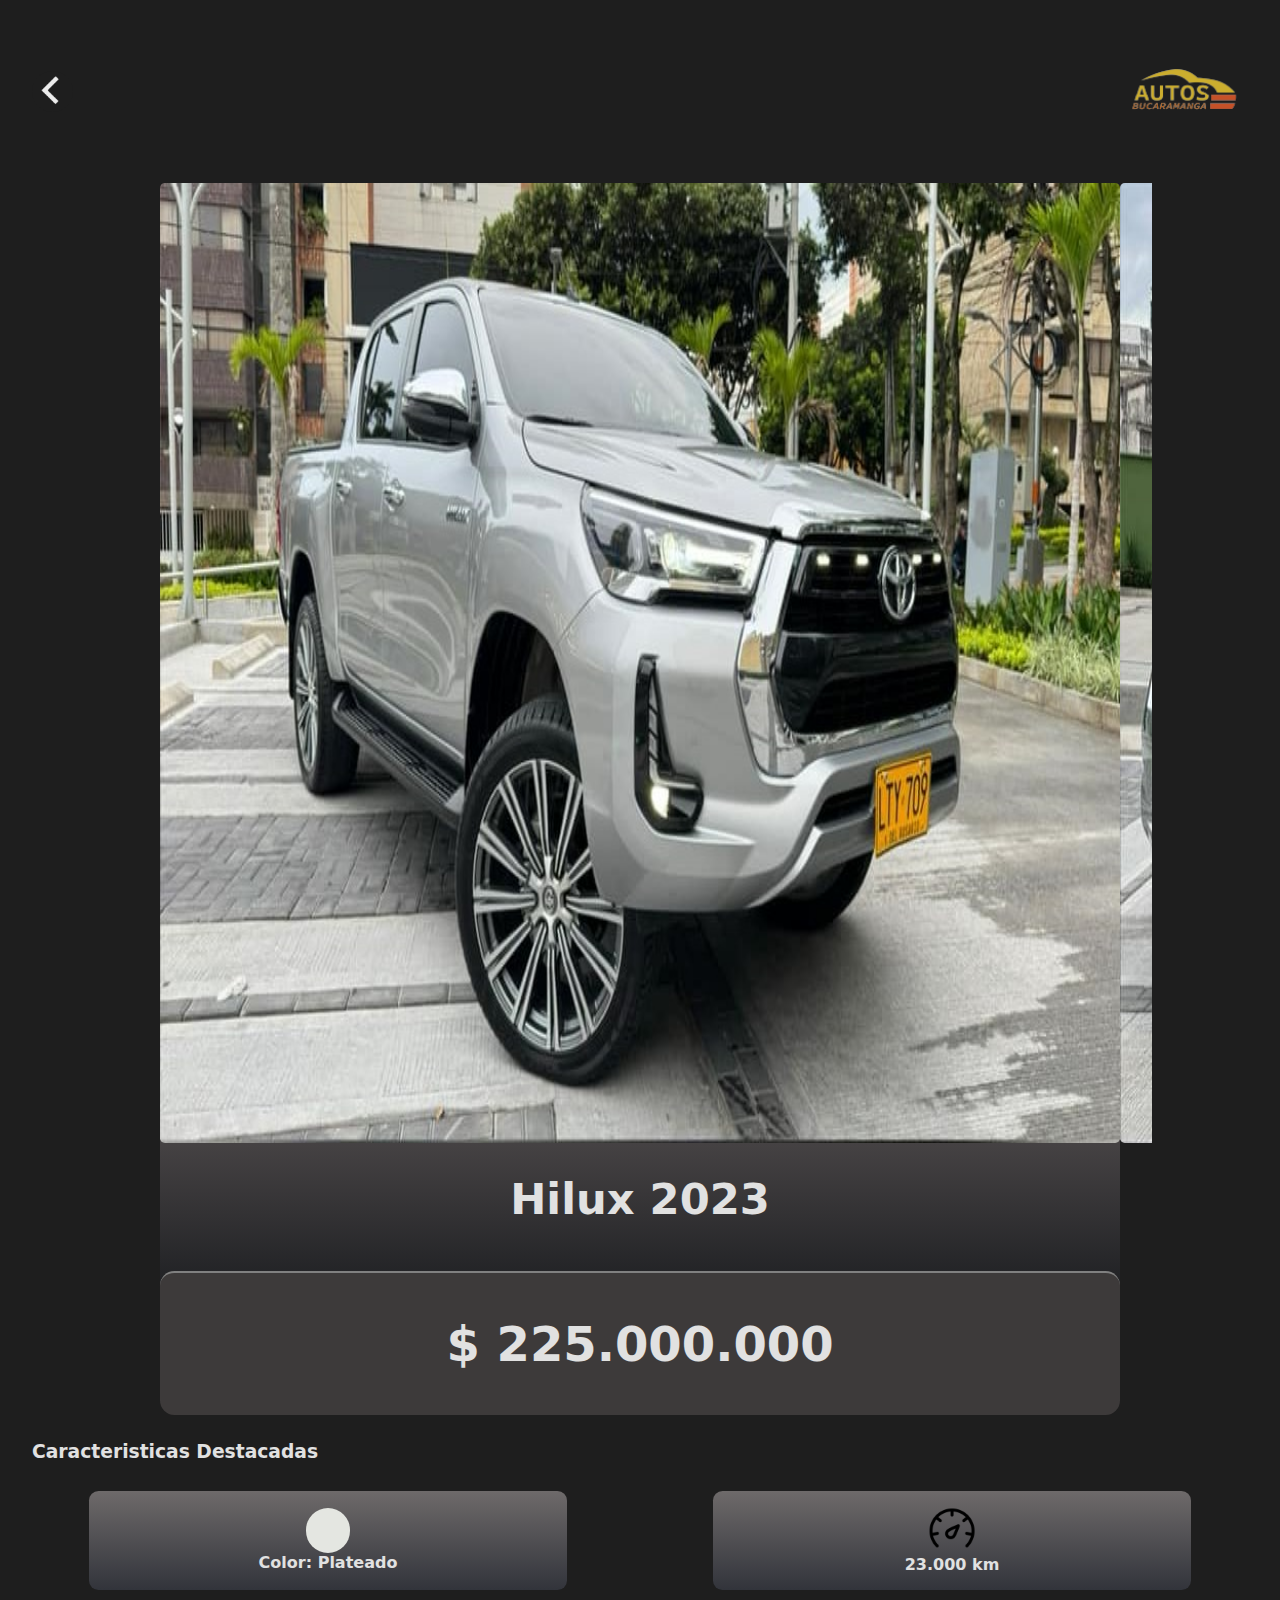
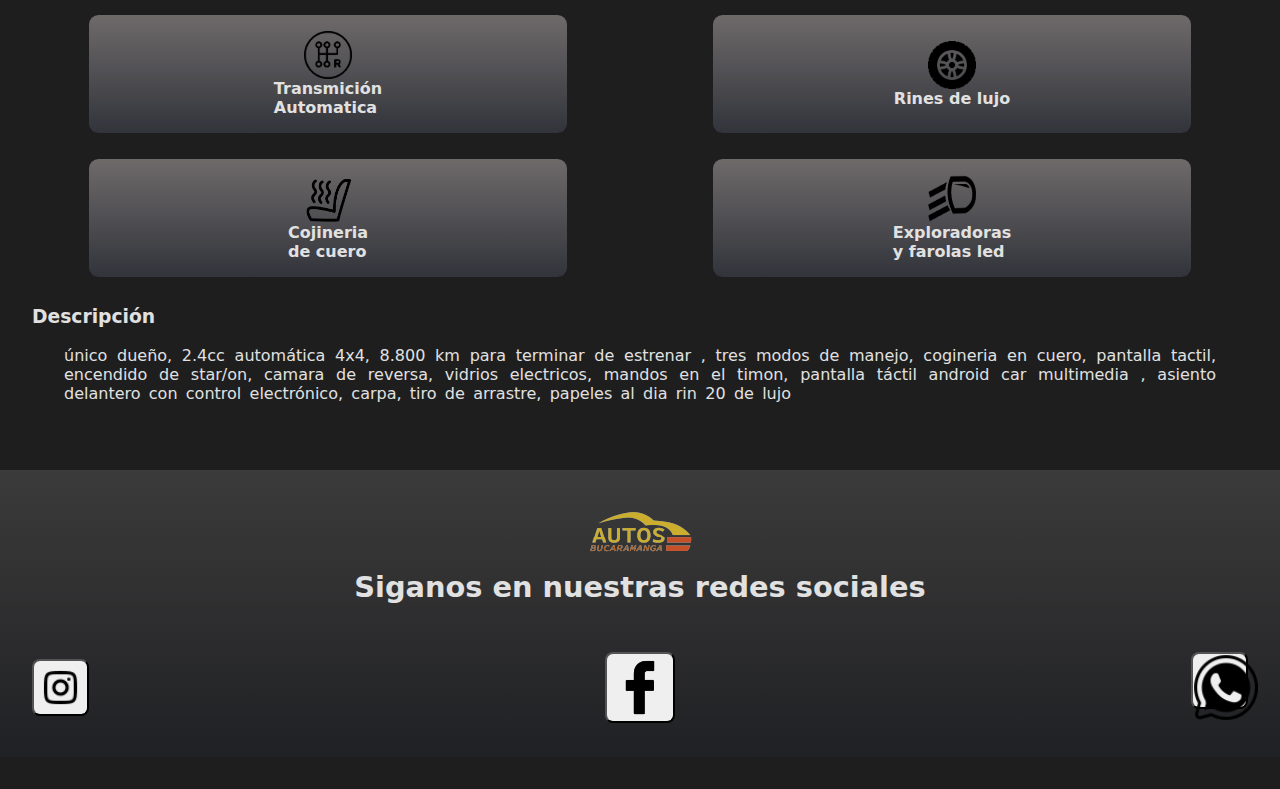
<file: html/carro6.html>
<!DOCTYPE html>
<html lang="en">

<head>
    <meta charset="UTF-8">
    <meta name="viewport" content="width=device-width, initial-scale=1.0">
    <link rel="stylesheet" href="../css/carro6.css">
    <title>Autos Bucaramanga</title>
</head>

<body>

    <header>
        <div class="container-header blur-container">
            <button class="atras" id="atras">
               <a href="../html/index.html">
                <figure>
                    <img src="../assets/recursosEmpresa/b2_Mesa de trabajo 1_Mesa de trabajo 1.png" alt="">
                </figure>
               </a>
            </button>
            <div class="logo" id="logo">
                <figure>
                    <img src="../assets/recursosEmpresa/logo_Mesa de trabajo 1_Mesa de trabajo 1.png" alt="">
                </figure>
            </div>
        </div>
    </header>

    <main>

        <section class="carroGalery">
            <div class="slider">
                <img src="../assets/fotosCarros/hiluxzConFondo/l1.jpg" alt="">
                <img src="../assets/fotosCarros/hiluxzConFondo/l2.jpg" alt="">
                <img src="../assets/fotosCarros/hiluxzConFondo/l3.jpg" alt="">
                <img src="../assets/fotosCarros/hiluxzConFondo/l4.jpg" alt="">
                <img src="../assets/fotosCarros/hiluxzConFondo/l5.jpg" alt="">
                <img src="../assets/fotosCarros/hiluxzConFondo/l6.jpg" alt="">
                <img src="../assets/fotosCarros/hiluxzConFondo/l7.jpg" alt="">
                <img src="../assets/fotosCarros/hiluxzConFondo/l8.jpg" alt="">
            </div>
            <section class="cuadrado"></section>
            <section class="circle"></section>
            <article class="marcaCarro">
                <span class="marcaCarroPrincipal">Hilux 2023<br></span>
            </article>
            <a href="https://wa.link/kzsgt3">
                <div class="precio">
                    <span>$ 225.000.000</span>
                </div>
            </a>
        </section>


    </main>

    <div class="info-carro">

        <div class="subtitle">
            <h3>Caracteristicas Destacadas  </h3>
        </div>

        <section class="descripcion">


            <article>
                <div class="color"></div>
                <span class="spanC">Color: Plateado</span>
            </article>

            <article>
                <figure>
                    <img src="../assets/recursosEmpresa/icons/velocimetro.png" alt="">
                </figure>
                <span>23.000 km</span>
            </article>

            <article>
                <figure>
                    <img src="../assets/recursosEmpresa/icons/cambios.png" alt="">
                </figure>
                <span>Transmición <br> Automatica</span>
            </article>

            <article>
                <figure>
                    <img src="../assets/recursosEmpresa/icons/llanta-de-carro.png" alt="">
                </figure>
                <span>Rines de lujo</span>
            </article>


            <article>
                <figure>
                    <img src="../assets/recursosEmpresa/icons/COJINES_Mesa de trabajo 1.png" alt="">
                </figure>
                <span>Cojineria <br> de cuero</span>
            </article>

            <article>
                <figure>
                    <img src="../assets/recursosEmpresa/icons/exploradoras-01.png" alt="">
                </figure>
                <span>Exploradoras<br> y farolas led</span>
            </article>
        </section>

        <div class="subtitle">
            <h3>Descripción</h3>
        </div>

        <section class="descripcion-carro">
            <p class="texto-description">
                único dueño, 2.4cc automática  4x4,  8.800 km para terminar de estrenar  , tres modos de manejo, cogineria en cuero, pantalla tactil, encendido de star/on, camara de reversa, vidrios electricos, mandos en el timon, pantalla táctil android car multimedia , asiento delantero con control electrónico, carpa, tiro de arrastre, papeles al dia rin 20 de lujo             </p>  
        </section>

    </div>

    <footer>

        <div class="container-footer">
            
            <div class="mensaje-salida">
                <figure>
                    <img src="../assets/recursosEmpresa/logo_Mesa de trabajo 1_Mesa de trabajo 1.png" alt="">
                </figure>
            </div>

           <div class="text">
            <span>Siganos en nuestras redes sociales</span>
           </div>
           
            <div class="redes">
                <div class="contactanos-fb">
                    <button>
                        <figure class="insta">
                            <img src="../assets/recursosEmpresa/icons/insta.png" alt="">
                        </figure>
                    </button>
                </div>
    
                <div class="contactanos-fb">
                    <button>
                        <a href="https://www.facebook.com/edwing.leon.39">
                            <img src="../assets/recursosEmpresa/facebook.png" alt="">
                        </a>
                    </button>
                </div>
    
                <div class="contactanos-wp">
                    <button class="wp">
                        <a href="https://wa.link/kzsgt3">
                            <img src="../assets/recursosEmpresa/icons/wps.png" alt="">
                        </a>
                    </button>
                </div>
            </div>
        </div>
    </footer>


    <script src="../js/detallesCarro.js"></script>
</body>

</html>
</file>
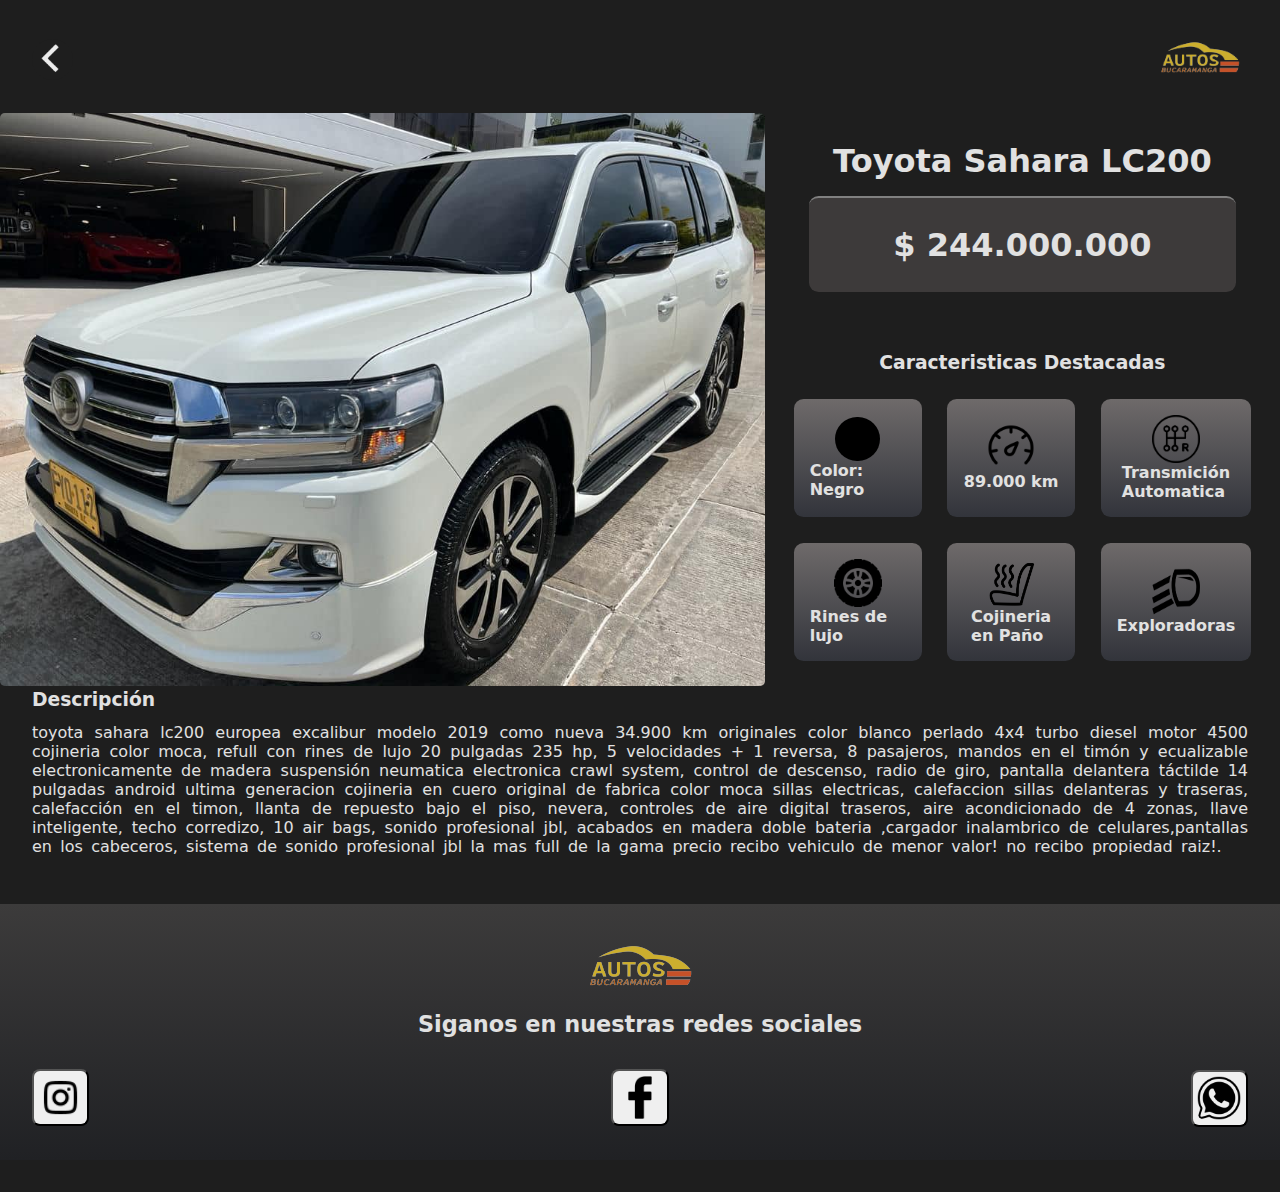
<file: html/toyota-sahara.html>
<!DOCTYPE html>
<html lang="en">

<head>
    <meta charset="UTF-8">
    <meta name="viewport" content="width=device-width, initial-scale=1.0">
    <link rel="stylesheet" href="../css/carro0.css">
    <title>Autos Bucaramanga</title>
</head>

<body>

    <header>
        <div class="container-header blur-container">
            <button class="atras" id="atras">
                <a href="index.html">
                    <figure>
                        <img src="../assets/recursosEmpresa/b2_Mesa de trabajo 1_Mesa de trabajo 1.png" alt="">
                    </figure>
                </a>
            </button>
            <div class="logo" id="logo">
                <figure>
                    <img src="../assets/recursosEmpresa/logo_Mesa de trabajo 1_Mesa de trabajo 1.png" alt="">
                </figure>
            </div>
        </div>
    </header>

    <main>

        <section class="carroGalery">
            <div class="slider">
                <img src="../assets/fotosCarros/saharaConFondo/t1.jpg" alt="">
                <img src="../assets/fotosCarros/saharaConFondo/t2.jpg" alt="">
                <img src="../assets/fotosCarros/saharaConFondo/t3.jpg" alt="">
                <img src="../assets/fotosCarros/saharaConFondo/t4.jpg" alt="">
                <img src="../assets/fotosCarros/saharaConFondo/t5.jpg" alt="">
                <img src="../assets/fotosCarros/saharaConFondo/t6.jpg" alt="">
                <img src="../assets/fotosCarros/saharaConFondo/t7.jpg" alt="">
                <img src="../assets/fotosCarros/saharaConFondo/t8.jpg" alt="">
                <img src="../assets/fotosCarros/saharaConFondo/t9.jpg" alt="">
            </div>
            
            <div class="tw">
                <section class="cuadrado"></section>
                <section class="circle"></section>
                <article class="marcaCarro">
                    <span class="marcaCarroPrincipal">Toyota Sahara LC200<br></span>
                </article>
                <a href="https://wa.link/kzsgt3">
                    <div class="precio">
                        <span>$ 118.000.000</span>
                    </div>
                </a>
            </div>
        </section>

        <div class="price">
            <div class="dos">
                <article class="marcaCarro">
                    <span class="marcaCarroPrincipal">Toyota Sahara LC200 <br></span>
                </article>
            </div>
            <div class="uno">
                <a href="https://wa.link/kzsgt3">
                    <div class="precio">
                        <span>$ 244.000.000</span>
                    </div>
                </a>
            </div>
            <div class="trir">
                <section class="descripcion">
                    <div class="title2">
                        <h3>Caracteristicas Destacadas</h3>
                    </div>
                    <article>
                        <div class="color"></div>
                        <span class="spanC">Color: Negro</span>
                    </article>
        
                    <article>
                        <figure>
                            <img src="../assets/recursosEmpresa/icons/velocimetro.png" alt="">
                        </figure>
                        <span>89.000 km</span>
                    </article>
        
                    <article>
                        <figure>
                            <img src="../assets/recursosEmpresa/icons/cambios.png" alt="">
                        </figure>
                        <span>Transmición <br> Automatica</span>
                    </article>
        
                    <article>
                        <figure>
                            <img src="../assets/recursosEmpresa/icons/llanta-de-carro.png" alt="">
                        </figure>
                        <span>Rines de lujo</span>
                    </article>
        
        
                    <article>
                        <figure>
                            <img src="../assets/recursosEmpresa/icons/COJINES_Mesa de trabajo 1.png" alt="">
                        </figure>
                        <span>Cojineria <br> en Paño</span>
                    </article>
        
                    <article>
                        <figure>
                            <img src="../assets/recursosEmpresa/icons/exploradoras-01.png" alt="">
                        </figure>
                        <span>Exploradoras</span>
                    </article>
                </section>
            </div>
        </div>


    </main>

    <div class="info-carro">

        <div class="subtitle">
            <h3>Caracteristicas Destacadas </h3>
        </div>

        <section class="descripcion">
            <article>
                <div class="color"></div>
                <span class="spanC">Color: <br> Blanco perlado</span>
            </article>

            <article>
                <figure>
                    <img src="../assets/recursosEmpresa/icons/velocimetro.png" alt="">
                </figure>
                <span>34.900 km</span>
            </article>

            <article>
                <figure>
                    <img src="../assets/recursosEmpresa/icons/cambios.png" alt="">
                </figure>
                <span>Transmición <br> Automatica</span>
            </article>

            <article>
                <figure>
                    <img src="../assets/recursosEmpresa/icons/llanta-de-carro.png" alt="">
                </figure>
                <span>Rines de lujo</span>
            </article>


            <article>
                <figure>
                    <img src="../assets/recursosEmpresa/icons/COJINES_Mesa de trabajo 1.png" alt="">
                </figure>
                <span>Cojineria <br> en Paño</span>
            </article>

            <article>
                <figure>
                    <img src="../assets/recursosEmpresa/icons/COJINES_Mesa de trabajo 1.png" alt="">
                </figure>
                <span>7 puestos</span>
            </article>
        </section>

        <div class="subtitle2">
            <h3>Descripción</h3>
        </div>

        <section class="descripcion-carro">
            <p class="texto-description">
                TOYOTA SAHARA LC200 EUROPEA EXCALIBUR MODELO 2019 COMO NUEVA 34.900 KM ORIGINALES COLOR BLANCO PERLADO
                4X4 TURBO DIESEL MOTOR 4500 COJINERIA COLOR MOCA, REFULL CON RINES DE LUJO 20 PULGADAS 235 HP, 5
                VELOCIDADES + 1 REVERSA, 8 PASAJEROS, MANDOS EN EL TIMÓN Y ECUALIZABLE ELECTRONICAMENTE DE MADERA
                SUSPENSIÓN NEUMATICA ELECTRONICA CRAWL SYSTEM, CONTROL DE DESCENSO, RADIO DE GIRO, PANTALLA DELANTERA
                TÁCTILDE 14 PULGADAS ANDROID ULTIMA GENERACION COJINERIA EN CUERO ORIGINAL DE FABRICA COLOR MOCA SILLAS
                ELECTRICAS, CALEFACCION SILLAS DELANTERAS Y TRASERAS, CALEFACCIÓN EN EL TIMON, LLANTA DE REPUESTO BAJO
                EL PISO, NEVERA, CONTROLES DE AIRE DIGITAL TRASEROS, AIRE ACONDICIONADO DE 4 ZONAS, LLAVE INTELIGENTE,
                TECHO CORREDIZO, 10 AIR BAGS, SONIDO PROFESIONAL JBL, ACABADOS EN MADERA DOBLE BATERIA ,CARGADOR
                INALAMBRICO DE CELULARES,PANTALLAS EN LOS CABECEROS, SISTEMA DE SONIDO PROFESIONAL JBL LA MAS FULL DE LA
                GAMA PRECIO RECIBO VEHICULO DE MENOR VALOR! No recibo propiedad raiz!. </p>
        </section>


    </div>

    <footer>

        <div class="container-footer">

            <div class="mensaje-salida">
                <figure>
                    <img src="../assets/recursosEmpresa/logo_Mesa de trabajo 1_Mesa de trabajo 1.png" alt="">
                </figure>
            </div>

            <div class="text">
                <span>Siganos en nuestras redes sociales</span>
            </div>

            <div class="redes">
                <div class="contactanos-fb">
                    <button>
                        <figure class="insta">
                            <img src="../assets/recursosEmpresa/icons/insta.png" alt="">
                        </figure>
                    </button>
                </div>

                <div class="contactanos-fb">
                    <button>
                        <a href="https://www.facebook.com/edwing.leon.39">
                            <img src="../assets/recursosEmpresa/facebook.png" alt="">
                        </a>
                    </button>
                </div>

                <div class="contactanos-wp">
                    <button class="wp">
                        <a href="https://wa.link/kzsgt3">
                            <img src="../assets/recursosEmpresa/icons/wps.png" alt="">
                        </a>
                    </button>
                </div>
            </div>
        </div>
    </footer>


    <script src="../js/detallesCarro.js"></script>
</body>

</html>
</file>
<file: css/style.css>
:root{
    --bg-principal: rgba(30, 30, 30, 1);
    --color-font: rgb(225, 225, 225);
    --padding: 2em;
    --card-bg: rgba(66, 67, 70, 1);
    --degradado-card: linear-gradient(to top, #787373, rgba(66, 67, 70, 1));
    --degradado-footer: linear-gradient(to bottom, #3c3b3b, rgb(32, 33, 36));
}

*{
    padding: 0;
    margin: 0;
    box-sizing: border-box;
}
body {
    width: 100%;
    height: 100%;
    background-color: var(--bg-principal);
    color: var(--color-font);
    font-family: system-ui, -apple-system, BlinkMacSystemFont, 'Segoe UI', Roboto, Oxygen, Ubuntu, Cantarell, 'Open Sans', 'Helvetica Neue', sans-serif;
}
header {
    width: 100%;
    height: 6%;
    display: flex;
    padding: 1.6em;
}
header .container-header{
    display: flex;
    justify-content: space-between;
    align-items: center;
    width: 100%;
    height: auto;
}

header .logo figure img {
    width: 6em;
}

.logo {
    display: flex;
    justify-content: center;
    align-items: center;
}
header .buscar {
    display: flex;
    position: relative;
    justify-content: space-around;
}
header .buscar input {
    background-color: var(--card-bg);
    border-radius: 1.3em;
    margin-left: -10em;
    position: absolute;
    z-index: 3;
    width: 12em;
    height: 100%;
    border: none;
    color: white;
    padding: 1em;
}
header .buscar img {
    width: 2em;
    z-index: 3;
    margin-right: 0.3em;
}

header .btnLupa {
    background-color: var(--card-bg);
    border-radius: 100%;
    border: none;
    display: flex;
    align-items: center;
    justify-content: center;
    width: 3.3em;
    height: 3.3em;
    transition:transform 0.4s ease-in;
}
button .btnLupa{
    width: 100%;
    height: 100%;
}
header .btnLupa:focus {
    transform: scaleX(4.3);
}
main a {
    list-style-type: none;
    text-decoration: none;
}
main .bienvenida {
    width: 100%;
    height: auto;
    font-size: 0.8em;
    font-size: 1em;
    margin-top: -2em;
    padding: var(--padding);
}
.nombreMarca {
    font-weight: 700;
    color: rgb(235, 198, 74);
    font-size:1.3em;
    margin-top: -0.2em;
}
.bienvenida p {
    margin-top: 0.4em;
}
main .catalogo {
    padding: var(--padding);
}
main h2 {
    font-size: 1.2em;
    padding-left: 1.6em;
}
main .cardCarro {
    transition: transform 0.4s ease-in;
}
main .cardCarro:hover {
    transform: scale(1.3);
    background: wheat;
}

main .catalogo-container {
    display: grid;
    grid-template-columns: 1fr;
    grid-template-rows: 1fr;
    gap: 1em;
    justify-content: center;
    align-items: center;
    flex-direction: column; 
    padding: 2em; 
}

main .catalogo-container .cardCarro {
    color: aliceblue;
    background: var(--degradado-card);
    padding: var(--padding);
    border-top: 3px solid rgb(157, 157, 157);
    display: flex;
    justify-content: space-between;
    border-radius: 0.6em;
    align-items: stretch;
}
main .catalogo-container .info-carro {
    display: flex;
    flex-direction: column;
    justify-content: space-between;
    align-items: flex-start;
    gap: 1.8em;
}

main .catalogo-container .cardCarro figcaption img {
    width: 100%
}
.marcaCarroPrincipal{
    font-weight: 700;
    font-size: 1.8em;
    display: flex;
    align-items: flex-start;
}
.precio {
    font-weight: 600;
    background: linear-gradient(to bottom, rgba(36, 35, 35, 0.8), transparent);
    border-radius: 0.3em;
    padding: 0.3em;
    font-size: 1.3em;
}
button .info-carro .precio {
    font-weight: 600;
    padding: 0.3em;
    font-size: 1.6em;
}
footer {
    display: flex;
    flex-direction: row;
    justify-content:space-between;
    align-items: center;
    padding-top:3em;
    padding-bottom: 2em;
}
.container-footer {
    padding: 0em 2em 2em 2em;
    width: 100%;
    height: 100%;
    background: var(--degradado-footer);
}
footer .mensaje-salida{
    display: flex;
    justify-content: center;
}
footer .text {
    margin-top: -1em;
    font-weight: 700;
    font-size: 1.4em;
    display: flex;
    justify-content: center;
    align-items: center;
}
.redes {
    padding-top:  2em;
    display: flex;
    justify-content: space-between;
    align-items: center;
}

footer .contactanos-fb img {
    width: 4em;
    height: 4em;
    display: flex;
}
footer .contactanos-fb button{
    border-radius: 0.6em;
}
footer .contactanos-wp button {
    border-radius: 0.6em;
    width: 4.3em;
    height: 4.3em;
}
footer .contactanos-wp button img {
    border-radius: 0.6em;
    width: 3.3em;
    height: 3.3em;
}
footer .logo-finstagram button {
    border-radius: 0.6em;
    width: 4.3em;
    height: 4.3em;
}
.contactanos-fb .insta img {
    width: 4em;
    height: 4em;
}
#pantallaInicio {
    display: none;
}

/* Mantén tus variables y estilos generales */

/* Nuevos estilos para pantallas de PC */
@media (min-width: 768px) {
    body {
        display: flex;
        flex-direction: column;
        align-items: center;
    }

    header {
        padding: 1.6em 2em;
    }

    header .container-header {
        flex-direction: row;
    }

    header .buscar input {
        margin-left: 0;
    }

    header .buscar img {
        margin-right: 1em; /* Ajusta según sea necesario */
    }

    main .bienvenida {
        font-size: 1.5em;
        margin-top: 0; /* Ajusta según sea necesario */
    }
    main .cardCarro {
        transition: transform 0.4s ease-in;
    }
    main .cardCarro:hover {
        transform: scale(1.1);
    }

    main .catalogo-container {
        padding: 2.6em;
        grid-template-columns: repeat(auto-fill, minmax(250px, 1fr));
    }

    main .catalogo-container .cardCarro {
        width: 100%;
    }

    main .catalogo-container .info-carro {
        gap: 1em;
    }

    footer {
        flex-direction: column;
        width: 100%;
    }

    footer .container-footer {
        padding: 2em;
    }

    footer .text {
        margin-top: 0; /* Ajusta según sea necesario */
    }

    footer .redes {
        padding-top: 1em; /* Ajusta según sea necesario */
        flex-direction: row;
    }

    footer .contactanos-fb img,
    footer .contactanos-wp button img {
        width: 3em;
        height: 3em;
        border: none;
    }

    footer .logo-finstagram button {
        width: 3em;
        height: 3em;
        
    }
}
</file>
<file: css/carro1.css>
:root{
    --bg-principal: rgba(30, 30, 30, 1);
    --color-font: rgb(225, 225, 225);
    --padding: 2em;
    --card-bg: rgba(66, 67, 70, 1);
    --degradado-card: linear-gradient(to top, #787373, rgb(70, 66, 70));
    --degradado-cuadrado: linear-gradient(to bottom, #5e5858, rgb(32, 33, 36));
    --card-info-car: linear-gradient(to bottom, #6e6a6a, rgb(50, 52, 59));
    --degradado-footer: linear-gradient(to bottom, #3c3b3b, rgb(32, 33, 36));
}
* {
    margin: 0;
    box-sizing: border-box;
    padding: 0;
}
body {
    background: var(--bg-principal);
    font-family: system-ui, -apple-system, BlinkMacSystemFont, 'Segoe UI', Roboto, Oxygen, Ubuntu, Cantarell, 'Open Sans', 'Helvetica Neue', sans-serif;
    color: var(--color-font);
}
header {
    width: 100%;
    height: 6%;
    display: flex;
    padding: 0.6em 2em 0em 2em;
}

header .container-header{
    display: flex;
    justify-content: space-between;
    align-items: center;
    width: 100%;
    height: auto;
}
header .container-header .atras img {
    width: 2.8em;
    height: 2.8em;
    margin-left: 0.3em;
}

.container-header button {
    border-radius: 100%;
    background-color: var(--bg-principal);
    border: none;  
}

header .logo figure img {
    width: 6em;
}

.logo {
    display: flex;
    justify-content: center;
    align-items: center;
}
header .buscar img {
    width: 2.6em;
}

header .btnLupa {
    background-color: var(--bg-principal);
    border-radius: 100%;
    border: none;
    display: flex;
    align-items: center;
    justify-content: center;
    width: 3.3em;
    height: 3.3em;
}
button .btnLupa{
    width: 100%;
    height: 100%;
}
main {
    display: flex;
    justify-content: center;
    align-items: center;
    z-index: 100;
}
a {
    list-style-type: none;
    text-decoration: none;
    color: var(--color-font);
    transition: transform 0.4s ease-in;
    display: flex;
    align-items: center;
    justify-content: space-around;
}
.precio:hover {
    transform: scale(1.2);
}
main .circle{
    width: 23em;
    height: 6em;
    background: rgb(61, 59, 59);
    border-radius: 100%;
    margin-top: -13em;
    border-right: 2px rgb(175, 174, 174) solid;
    border-bottom: 2px rgb(175, 174, 174) solid;
    z-index: 100;
}
main .cuadrado {
    z-index: -1;
    height: 10em;
    background: var(--degradado-cuadrado);
    margin-top: -3em;
}
main section .marcaCarro .marcaCarroPrincipal{
    font-weight: 700;
    font-size: 1.8em;
    display: flex;
    align-items: flex-start;
}
main section .marcaCarro {
    display: flex;
    justify-content: center;
    flex-direction: column;
    align-items: center;
    height: 8em;
    margin-top: -1.3em;
    font-weight: 100;
    font-size: 1em;
}
.precio {
    font-weight: 600;
    background: rgb(61, 58, 58);
    border-radius: 0.3em;
    padding: 0.3em;
    font-size: 2em;
    border-top: 2px gray solid;
    width: 83%;
    height: 3em;
    display: flex;
    justify-content: center;
    align-items: center;
    margin-top: -0.5em;
}
.precio {
    position: relative;
}


button .info-carro .precio {
    padding: 0.3em;
}


main .carroGalery {
    overflow: hidden;
    width: 100%;
}

main .carroGalery .slider {
    display: flex;
    transition: transform 0.6s ease;
}

main .carroGalery img {
    border-radius: 0.3em;
    min-width: 100%;
    height: auto;
}
.subtitle {
    padding-left: 2em;
}
.subtitle h3 {
    font-weight: 600;
}
.descripcion{
    display: grid;
    align-items: center;
    justify-items: center;
    grid-template-columns: 1fr 1fr;
    gap: 1.6em;
    padding: 1.8em;
}
.descripcion .color {
    width: 2.8em;
    height: 2.8em;
    background: black;
    border-radius: 100%;
}

.descripcion article {
    border-radius: 0.6em;
    display: flex;
    flex-direction: column;
    justify-content: center;
    align-items: center;
    background: var(--card-info-car);
    width: 100%;
    height: 100%;
    padding: 1em;
    font-weight: 600;
}

.descripcion article figure img {
    width: 3em;
    height: 3em;
}
.descripcion article figure {
    display: flex;
    justify-content: center;
    align-items: center;
}
.descripcion-carro {
    padding: 0.8em 2em 0em 2em;
}
.texto-description {
    text-align: justify;
    word-spacing: 0.2em;
    text-transform: lowercase; 
}footer {
    display: flex;
    flex-direction: row;
    justify-content:space-between;
    align-items: center;
    padding-top:3em;
    padding-bottom: 2em;
}
.container-footer {
    padding: 0em 2em 2em 2em;
    width: 100%;
    height: 100%;
    background: var(--degradado-footer);
}
footer .mensaje-salida{
    display: flex;
    justify-content: center;
}
footer .text {
    margin-top: -1em;
    font-weight: 700;
    font-size: 1.4em;
    display: flex;
    justify-content: center;
    align-items: center;
}
.redes {
    padding-top:  2em;
    display: flex;
    justify-content: space-between;
    align-items: center;
}

footer .contactanos-fb img {
    width: 4em;
    height: 4em;
    display: flex;
}
footer .contactanos-fb button{
    border-radius: 0.6em;
}
footer .contactanos-wp button {
    border-radius: 0.6em;
    width: 4.3em;
    height: 4.3em;
}
footer .contactanos-wp button img {
    border-radius: 0.6em;
    width: 3.3em;
    height: 3.3em;
}
footer .logo-finstagram button {
    border-radius: 0.6em;
    width: 4.3em;
    height: 4.3em;
}
.contactanos-fb .insta img {
    width: 4em;
    height: 4em;
}
.price {
    opacity: 1;display: none;
}
@media (min-width: 768px) {
    .descripcion {
        display: grid;
        align-items: center;
        justify-items: center;
        grid-template-columns: 1fr 1fr 1fr;
        gap: 1.6em;
        padding: 1.8em;
        flex-wrap: wrap;
    }
    main .carroGalery{
        display: flex;
        flex-direction: row;
        width: 65%;
        height: 20%;
    }
    main .carroGalery .tw{
        display: flex;
        width: 30em;
        height: 30em;
        justify-content: space-between;
        border-radius: 2em;
        display: none;
    }
    main .slider img {
        width: 100%;
        height: 100%;
    }
    .price {
    gap: 2em;
    display: block;
    display: flex;
    flex-direction: column;
    justify-content: center;
    }
    .price .dos{
        font-size: 2em;
        display: flex;
        justify-content: center;
        font-weight: 600;
        margin-top: 1em;
    }
    .info-carro .descripcion,.subtitle {
        display: none;
    }
    .price .title2 {
        grid-column: 1/4;
    }
    .subtitle2 {
        padding-left: 2em;
    }
    .texto-description {
        padding-left: -2em;
    }
}
</file>
<file: css/carro2.css>
:root{
    --bg-principal: rgba(30, 30, 30, 1);
    --color-font: rgb(225, 225, 225);
    --padding: 2em;
    --card-bg: rgba(66, 67, 70, 1);
    --degradado-card: linear-gradient(to top, #787373, rgb(70, 66, 70));
    --degradado-cuadrado: linear-gradient(to bottom, #5e5858, rgb(32, 33, 36));
    --card-info-car: linear-gradient(to bottom, #6e6a6a, rgb(50, 52, 59));
    --degradado-footer: linear-gradient(to bottom, #3c3b3b, rgb(32, 33, 36));
}
* {
    margin: 0;
    box-sizing: border-box;
    padding: 0;
}
body {
    background: var(--bg-principal);
    font-family: system-ui, -apple-system, BlinkMacSystemFont, 'Segoe UI', Roboto, Oxygen, Ubuntu, Cantarell, 'Open Sans', 'Helvetica Neue', sans-serif;
    color: var(--color-font);
}
header {
    width: 100%;
    height: 6%;
    display: flex;
    padding: 0.6em 2em 0em 2em;
}

header .container-header{
    display: flex;
    justify-content: space-between;
    align-items: center;
    width: 100%;
    height: auto;
}
header .container-header .atras img {
    width: 2.8em;
    height: 2.8em;
    margin-left: 0.3em;
}

.container-header button {
    border-radius: 100%;
    background-color: var(--bg-principal);
    border: none;  
}

header .logo figure img {
    width: 6em;
}

.logo {
    display: flex;
    justify-content: center;
    align-items: center;
}
header .buscar img {
    width: 2.6em;
}

header .btnLupa {
    background-color: var(--bg-principal);
    border-radius: 100%;
    border: none;
    display: flex;
    align-items: center;
    justify-content: center;
    width: 3.3em;
    height: 3.3em;
}
button .btnLupa{
    width: 100%;
    height: 100%;
}
main {
    display: flex;
    justify-content: center;
    align-items: center;
    z-index: 100;
}
main .circle{
    width: 23em;
    height: 6em;
    background: rgb(61, 59, 59);
    border-radius: 100%;
    margin-top: -13em;
    border-right: 2px rgb(175, 174, 174) solid;
    border-bottom: 2px rgb(175, 174, 174) solid;
    z-index: 100;
}
main .cuadrado {
    z-index: -1;
    height: 10em;
    background: var(--degradado-cuadrado);
    margin-top: -3em;
}
main section .marcaCarro .marcaCarroPrincipal{
    font-weight: 700;
    font-size: 1.8em;
    display: flex;
    align-items: flex-start;
}
main section .marcaCarro {
    display: flex;
    justify-content: center;
    flex-direction: column;
    align-items: center;
    height: 8em;
    margin-top: -1.3em;
    font-weight: 100;
    font-size: 1em;
}
a {
    list-style-type: none;
    text-decoration: none;
    color: var(--color-font);
    transition: transform 0.4s ease-in; 
    display: flex;
    align-items: center;
    justify-content: space-around;
}
.precio:hover {
    transform: scale(1.2);
}
.precio {
    font-weight: 600;
    background: rgb(61, 58, 58);
    border-radius: 0.3em;
    padding: 0.3em;
    font-size: 2em;
    border-top: 2px gray solid;
    width: 83%;
    height: 3em;
    display: flex;
    justify-content: center;
    align-items: center;
    margin-top: -0.5em;
}
.precio {
    position: relative;
}


button .info-carro .precio {
    padding: 0.3em;
}


main .carroGalery {
    overflow: hidden;
    width: 100%;
}

main .carroGalery .slider {
    display: flex;
    transition: transform 0.6s ease;
}
main .carroGalery img {
    border-radius: 0.3em;
    min-width: 100%;
    height: auto;
}
.subtitle {
    padding-left: 2em;
}
.subtitle h3 {
    font-weight: 600;
}
.descripcion{
    display: grid;
    align-items: center;
    justify-items: center;
    grid-template-columns: 1fr 1fr;
    gap: 1.6em;
    padding: 1.8em;
}
.descripcion .color {
    width: 2.8em;
    height: 2.8em;
    background: rgb(205, 207, 203);
    border-radius: 100%;
}

.descripcion article {
    border-radius: 0.6em;
    display: flex;
    flex-direction: column;
    justify-content: center;
    align-items: center;
    background: var(--card-info-car);
    width: 100%;
    height: 100%;
    padding: 1em;
    font-weight: 600;
}

.descripcion article figure img {
    width: 3em;
    height: 3em;
}
.descripcion article figure {
    display: flex;
    justify-content: center;
    align-items: center;
}
.descripcion-carro {
    padding: 0.8em 2em 0em 2em;
}
.texto-description {
    text-align: justify;
    word-spacing: 0.2em;
    text-transform: lowercase; 
}
footer {
    display: flex;
    flex-direction: row;
    justify-content:space-between;
    align-items: center;
    padding-top:3em;
    padding-bottom: 2em;
}
.container-footer {
    padding: 0em 2em 2em 2em;
    width: 100%;
    height: 100%;
    background: var(--degradado-footer);
}
footer .mensaje-salida{
    display: flex;
    justify-content: center;
}
footer .text {
    margin-top: -1em;
    font-weight: 700;
    font-size: 1.4em;
    display: flex;
    justify-content: center;
    align-items: center;
}
.redes {
    padding-top:  2em;
    display: flex;
    justify-content: space-between;
    align-items: center;
}

footer .contactanos-fb img {
    width: 4em;
    height: 4em;
    display: flex;
}
footer .contactanos-fb button{
    border-radius: 0.6em;
}
footer .contactanos-wp button {
    border-radius: 0.6em;
    width: 4.3em;
    height: 4.3em;
}
footer .contactanos-wp button img {
    border-radius: 0.6em;
    width: 3.3em;
    height: 3.3em;
}
footer .logo-finstagram button {
    border-radius: 0.6em;
    width: 4.3em;
    height: 4.3em;
}
.contactanos-fb .insta img {
    width: 4em;
    height: 4em;
}
@media (min-width: 768px) {
    .descripcion {
        display: grid;
        align-items: center;
        justify-items: center;
        grid-template-columns: 1fr 1fr 1fr;
        gap: 1.6em;
        padding: 1.8em;
        flex-wrap: wrap;
    }
    main .carroGalery{
        display: flex;
        flex-direction: row;
        width: 65%;
        height: 20%;
    }
    main .carroGalery .tw{
        display: flex;
        width: 30em;
        height: 30em;
        justify-content: space-between;
        border-radius: 2em;
        display: none;
    }
    main .slider img {
        width: 100%;
        height: 100%;
    }
    .price {
    gap: 2em;
    display: block;
    display: flex;
    flex-direction: column;
    justify-content: center;
    }
    .price .dos{
        font-size: 2em;
        display: flex;
        justify-content: center;
        font-weight: 600;
        margin-top: 1em;
    }
    .info-carro .descripcion,.subtitle {
        display: none;
    }
    .price .title2 {
        grid-column: 1/4;
    }
    .subtitle2 {
        padding-left: 2em;
        padding-top: 2em;
    }
    .texto-description {
        padding-left: -2em;
    }
}
</file>
<file: css/carro3.css>
:root{
    --bg-principal: rgba(30, 30, 30, 1);
    --color-font: rgb(225, 225, 225);
    --padding: 2em;
    --card-bg: rgba(66, 67, 70, 1);
    --degradado-card: linear-gradient(to top, #787373, rgb(70, 66, 70));
    --degradado-cuadrado: linear-gradient(to bottom, #5e5858, rgb(32, 33, 36));
    --card-info-car: linear-gradient(to bottom, #6e6a6a, rgb(50, 52, 59));
    --degradado-footer: linear-gradient(to bottom, #3c3b3b, rgb(32, 33, 36));
}
* {
    margin: 0;
    box-sizing: border-box;
    padding: 0;
}
body {
    background: var(--bg-principal);
    font-family: system-ui, -apple-system, BlinkMacSystemFont, 'Segoe UI', Roboto, Oxygen, Ubuntu, Cantarell, 'Open Sans', 'Helvetica Neue', sans-serif;
    color: var(--color-font);
}
header {
    width: 100%;
    height: 6%;
    display: flex;
    padding: 0.6em 2em 0em 2em;
}

header .container-header{
    display: flex;
    justify-content: space-between;
    align-items: center;
    width: 100%;
    height: auto;
}
header .container-header .atras img {
    width: 2.8em;
    height: 2.8em;
    margin-left: 0.3em;
}

.container-header button {
    border-radius: 100%;
    background-color: var(--bg-principal);
    border: none;  
}

header .logo figure img {
    width: 6em;
}

.logo {
    display: flex;
    justify-content: center;
    align-items: center;
}
header .buscar img {
    width: 2.6em;
}

header .btnLupa {
    background-color: var(--bg-principal);
    border-radius: 100%;
    border: none;
    display: flex;
    align-items: center;
    justify-content: center;
    width: 3.3em;
    height: 3.3em;
}
button .btnLupa{
    width: 100%;
    height: 100%;
}

main {
    display: flex;
    flex-direction: row;
    justify-content: center;
    align-items: center;
    z-index: 100;
}

main .circle{
    width: 23em;
    height: 6em;
    background: rgb(61, 59, 59);
    border-radius: 100%;
    margin-top: -13em;
    border-right: 2px rgb(175, 174, 174) solid;
    border-bottom: 2px rgb(175, 174, 174) solid;
    z-index: 100;
}
main .cuadrado {
    z-index: -1;
    height: 10em;
    background: var(--degradado-cuadrado);
    margin-top: -3em;
}
main section .marcaCarro .marcaCarroPrincipal{
    font-weight: 700;
    font-size: 1.8em;
    display: flex;
    align-items: flex-start;
}
main section .marcaCarro {
    display: flex;
    justify-content: center;
    flex-direction: column;
    align-items: center;
    height: 8em;
    margin-top: -1.3em;
    font-weight: 100;
    font-size: 1em;
}
.precio {
    font-weight: 600;
    background: rgb(61, 58, 58);
    border-radius: 0.3em;
    padding: 0.3em;
    font-size: 2em;
    border-top: 2px gray solid;
    width: 83%;
    height: 3em;
    display: flex;
    justify-content: center;
    align-items: center;
    margin-top: -0.5em;
}
.precio {
    position: relative;
}


button .info-carro .precio {
    padding: 0.3em;
}


main .carroGalery {
    overflow: hidden;
    width: 100%;
}

main .carroGalery .slider {
    display: flex;
    transition: transform 0.6s ease;
}

main .carroGalery img {
    border-radius: 0.3em;
    min-width: 100%;
    height: auto;
}
a {
    list-style-type: none;
    text-decoration: none;
    color: var(--color-font);
    transition: transform 0.4s ease-in;
    display: flex;
    align-items: center;
    justify-content: space-around;
}
.precio:hover {
    transform: scale(1.2);
}
.subtitle {
    padding: 2em 2em 0em 2em;
}
.subtitle h3 {
    font-weight: 600;
}
.subtitle-2 {
    padding: 0em 2em 0em 2em;
}
.descripcion{
    display: grid;
    align-items: center;
    justify-items: center;
    grid-template-columns: 1fr 1fr;
    gap: 1.6em;
    padding: 1.8em;
}
.descripcion .color {
    width: 2.8em;
    height: 2.8em;
    background: rgb(0, 0, 0);
    border-radius: 100%;
}

.descripcion article {
    border-radius: 0.6em;
    display: flex;
    flex-direction: column;
    justify-content: center;
    align-items: center;
    background: var(--card-info-car);
    width: 100%;
    height: 100%;
    padding: 1em;
    font-weight: 600;
}

.descripcion article figure img {
    width: 3em;
    height: 3em;
}
.descripcion article figure {
    display: flex;
    justify-content: center;
    align-items: center;
}
.descripcion-carro {
    padding: 0.8em 2em 0em 2em;
}
.texto-description {
    text-align: justify;
    word-spacing: 0.2em;
    text-transform: lowercase; 
}
footer {
    display: flex;
    flex-direction: row;
    justify-content:space-between;
    align-items: center;
    padding-top:3em;
    padding-bottom: 2em;
}
.container-footer {
    padding: 0em 2em 2em 2em;
    width: 100%;
    height: 100%;
    background: var(--degradado-footer);
}
footer .mensaje-salida{
    display: flex;
    justify-content: center;
}
footer .text {
    margin-top: -1em;
    font-weight: 700;
    font-size: 1.4em;
    display: flex;
    justify-content: center;
    align-items: center;
}
.redes {
    padding-top:  2em;
    display: flex;
    justify-content: space-between;
    align-items: center;
}

footer .contactanos-fb img {
    width: 4em;
    height: 4em;
    display: flex;
}
footer .contactanos-fb button{
    border-radius: 0.6em;
}
footer .contactanos-wp button {
    border-radius: 0.6em;
    width: 4.3em;
    height: 4.3em;
}
footer .contactanos-wp button img {
    border-radius: 0.6em;
    width: 3.3em;
    height: 3.3em;
}
footer .logo-finstagram button {
    border-radius: 0.6em;
    width: 4.3em;
    height: 4.3em;
}
.contactanos-fb .insta img {
    width: 4em;
    height: 4em;
}
@media (min-width: 768px) {
    header {
        padding: 1.6em 2em;
    }

    header .container-header {
        flex-direction: row;
    }

    header .container-header .atras img {
        width: 2.8em;
        height: 2.8em;
        margin-left: 0.3em;
    }

    header .logo figure img {
        width: 8em;
    }

    main .circle {
        width: 30em;
        height: 8em;
        margin-top: -18em;
    }

    main .cuadrado {
        height: 15em;
        margin-top: -6em;
    }

    main section .marcaCarro {
        height: 10em;
        margin-top: -2em;
        font-size: 1.5em;
    }

    main .precio {
        font-size: 3em;
        height: 3em;
        margin-top: -1em;
    }

    main .carroGalery {
        max-width: 80%;
        margin: 0 auto;
    }

    main .descripcion {
        padding: 1.8em 4em;
    }

    .descripcion article {
        width: 80%;
    }

    .descripcion-carro {
        padding: 1.2em 4em;
    }

    footer .text {
        font-size: 1.8em;
    }

    footer .redes {
        padding-top: 3em;
    }

    footer .contactanos-fb img,
    footer .contactanos-wp button img {
        width: 5em;
        height: 5em;
    }

    footer .logo-finstagram button {
        width: 5em;
        height: 5em;
    }
}
</file>
<file: css/carro4.css>
:root{
    --bg-principal: rgba(30, 30, 30, 1);
    --color-font: rgb(225, 225, 225);
    --padding: 2em;
    --card-bg: rgba(66, 67, 70, 1);
    --degradado-card: linear-gradient(to top, #787373, rgb(70, 66, 70));
    --degradado-cuadrado: linear-gradient(to bottom, #5e5858, rgb(32, 33, 36));
    --card-info-car: linear-gradient(to bottom, #6e6a6a, rgb(50, 52, 59));
    --degradado-footer: linear-gradient(to bottom, #3c3b3b, rgb(32, 33, 36));
}
* {
    margin: 0;
    box-sizing: border-box;
    padding: 0;
}
body {
    background: var(--bg-principal);
    font-family: system-ui, -apple-system, BlinkMacSystemFont, 'Segoe UI', Roboto, Oxygen, Ubuntu, Cantarell, 'Open Sans', 'Helvetica Neue', sans-serif;
    color: var(--color-font);
}
header {
    width: 100%;
    height: 6%;
    display: flex;
    padding: 0.6em 2em 0em 2em;
}

header .container-header{
    display: flex;
    justify-content: space-between;
    align-items: center;
    width: 100%;
    height: auto;
}
header .container-header .atras img {
    width: 2.8em;
    height: 2.8em;
    margin-left: 0.3em;
}

.container-header button {
    border-radius: 100%;
    background-color: var(--bg-principal);
    border: none;  
}

header .logo figure img {
    width: 6em;
}

.logo {
    display: flex;
    justify-content: center;
    align-items: center;
}
header .buscar img {
    width: 2.6em;
}

header .btnLupa {
    background-color: var(--bg-principal);
    border-radius: 100%;
    border: none;
    display: flex;
    align-items: center;
    justify-content: center;
    width: 3.3em;
    height: 3.3em;
}
button .btnLupa{
    width: 100%;
    height: 100%;
}
main {
    display: flex;
    justify-content: center;
    align-items: center;
    z-index: 100;
}
main .circle{
    width: 23em;
    height: 6em;
    background: rgb(61, 59, 59);
    border-radius: 100%;
    margin-top: -13em;
    border-right: 2px rgb(175, 174, 174) solid;
    border-bottom: 2px rgb(175, 174, 174) solid;
    z-index: 100;
}
main .cuadrado {
    z-index: -1;
    height: 10em;
    background: var(--degradado-cuadrado);
    margin-top: -3em;
}
main section .marcaCarro .marcaCarroPrincipal{
    font-weight: 700;
    font-size: 1.8em;
    display: flex;
    align-items: flex-start;
}
main section .marcaCarro {
    display: flex;
    justify-content: center;
    flex-direction: column;
    align-items: center;
    height: 8em;
    margin-top: -1.3em;
    font-weight: 100;
    font-size: 1em;
}
.precio {
    font-weight: 600;
    background: rgb(61, 58, 58);
    border-radius: 0.3em;
    padding: 0.3em;
    font-size: 2em;
    border-top: 2px gray solid;
    width: 100%;
    height: 3em;
    display: flex;
    justify-content: center;
    align-items: center;
    margin-top: -0.5em;
}
.precio {
    position: relative;
}


button .info-carro .precio {
    padding: 0.3em;
}


main .carroGalery {
    overflow: hidden;
    width: 100%;
}
a {
    list-style-type: none;
    text-decoration: none;
    color: var(--color-font);
    transition: transform 0.4s ease-in;
}
.precio:hover {
    transform: scale(1.2);
}

main .carroGalery .slider {
    display: flex;
    transition: transform 0.6s ease;
}
main .carroGalery {
    padding: 0em 2em 1.6em 2em;
}

main .carroGalery img {
    border-radius: 0.3em;
    min-width: 100%;
    height: auto;
}
.subtitle {
    padding-left: 2em;
}
.subtitle h3 {
    font-weight: 600;
}
.descripcion{
    display: grid;
    align-items: center;
    justify-items: center;
    grid-template-columns: 1fr 1fr;
    gap: 1.6em;
    padding: 1.8em;
}
.descripcion .color {
    width: 2.8em;
    height: 2.8em;
    background: rgb(205, 207, 203);
    border-radius: 100%;
}

.descripcion article {
    border-radius: 0.6em;
    display: flex;
    flex-direction: column;
    justify-content: center;
    align-items: center;
    background: var(--card-info-car);
    width: 100%;
    height: 100%;
    padding: 1em;
    font-weight: 600;
}

.descripcion article figure img {
    width: 3em;
    height: 3em;
}
.descripcion article figure {
    display: flex;
    justify-content: center;
    align-items: center;
}
.descripcion-carro {
    padding: 0.8em 2em 0em 2em;
}
.texto-description {
    text-align: justify;
    word-spacing: 0.2em;
    text-transform: lowercase; 
}
footer {
    display: flex;
    flex-direction: row;
    justify-content:space-between;
    align-items: center;
    padding-top:3em;
    padding-bottom: 2em;
}
.container-footer {
    padding: 0em 2em 2em 2em;
    width: 100%;
    height: 100%;
    background: var(--degradado-footer);
}
footer .mensaje-salida{
    display: flex;
    justify-content: center;
}
footer .text {
    margin-top: -1em;
    font-weight: 700;
    font-size: 1.4em;
    display: flex;
    justify-content: center;
    align-items: center;
}
.redes {
    padding-top:  2em;
    display: flex;
    justify-content: space-between;
    align-items: center;
}

footer .contactanos-fb img {
    width: 4em;
    height: 4em;
    display: flex;
}
footer .contactanos-fb button{
    border-radius: 0.6em;
}
footer .contactanos-wp button {
    border-radius: 0.6em;
    width: 4.3em;
    height: 4.3em;
}
footer .contactanos-wp button img {
    border-radius: 0.6em;
    width: 3.3em;
    height: 3.3em;
}
footer .logo-finstagram button {
    border-radius: 0.6em;
    width: 4.3em;
    height: 4.3em;
}
.contactanos-fb .insta img {
    width: 4em;
    height: 4em;
}
@media (min-width: 768px) {
    header {
        padding: 1.6em 2em;
    }

    header .container-header {
        flex-direction: row;
    }

    header .container-header .atras img {
        width: 2.8em;
        height: 2.8em;
        margin-left: 0.3em;
    }

    header .logo figure img {
        width: 8em;
    }

    main .circle {
        width: 30em;
        height: 8em;
        margin-top: -18em;
    }

    main .cuadrado {
        height: 15em;
        margin-top: -6em;
    }

    main section .marcaCarro {
        height: 10em;
        margin-top: -2em;
        font-size: 1.5em;
    }

    main .precio {
        font-size: 3em;
        height: 3em;
        margin-top: -1em;
    }

    main .carroGalery {
        max-width: 80%;
        margin: 0 auto;
    }

    main .descripcion {
        padding: 1.8em 4em;
    }

    .descripcion article {
        width: 80%;
    }

    .descripcion-carro {
        padding: 1.2em 4em;
    }

    footer .text {
        font-size: 1.8em;
    }

    footer .redes {
        padding-top: 3em;
    }

    footer .contactanos-fb img,
    footer .contactanos-wp button img {
        width: 5em;
        height: 5em;
    }

    footer .logo-finstagram button {
        width: 5em;
        height: 5em;
    }
}
</file>
<file: css/carro6.css>
:root{
    --bg-principal: rgba(30, 30, 30, 1);
    --color-font: rgb(225, 225, 225);
    --padding: 2em;
    --card-bg: rgba(66, 67, 70, 1);
    --degradado-card: linear-gradient(to top, #787373, rgb(70, 66, 70));
    --degradado-cuadrado: linear-gradient(to bottom, #5e5858, rgb(32, 33, 36));
    --card-info-car: linear-gradient(to bottom, #6e6a6a, rgb(50, 52, 59));
    --degradado-footer: linear-gradient(to bottom, #3c3b3b, rgb(32, 33, 36));
}
* {
    margin: 0;
    box-sizing: border-box;
    padding: 0;
}
body {
    background: var(--bg-principal);
    font-family: system-ui, -apple-system, BlinkMacSystemFont, 'Segoe UI', Roboto, Oxygen, Ubuntu, Cantarell, 'Open Sans', 'Helvetica Neue', sans-serif;
    color: var(--color-font);
}
header {
    width: 100%;
    height: 6%;
    display: flex;
    padding: 0.6em 2em 0em 2em;
}

header .container-header{
    display: flex;
    justify-content: space-between;
    align-items: center;
    width: 100%;
    height: auto;
}
header .container-header .atras img {
    width: 2.8em;
    height: 2.8em;
    margin-left: 0.3em;
}

.container-header button {
    border-radius: 100%;
    background-color: var(--bg-principal);
    border: none;  
}

header .logo figure img {
    width: 6em;
}

.logo {
    display: flex;
    justify-content: center;
    align-items: center;
}
header .buscar img {
    width: 2.6em;
}

header .btnLupa {
    background-color: var(--bg-principal);
    border-radius: 100%;
    border: none;
    display: flex;
    align-items: center;
    justify-content: center;
    width: 3.3em;
    height: 3.3em;
}
button .btnLupa{
    width: 100%;
    height: 100%;
}
main {
    display: flex;
    justify-content: center;
    align-items: center;
    z-index: 100;
}
main .circle{
    width: 23em;
    height: 6em;
    background: rgb(61, 59, 59);
    border-radius: 100%;
    margin-top: -13em;
    border-right: 2px rgb(175, 174, 174) solid;
    border-bottom: 2px rgb(175, 174, 174) solid;
    z-index: 100;
}
a {
    list-style-type: none;
    text-decoration: none;
    color: var(--color-font);
    transition: transform 0.4s ease-in;
}
.precio:hover {
    transform: scale(1.2);
}
main .cuadrado {
    z-index: -1;
    height: 10em;
    background: var(--degradado-cuadrado);
    margin-top: -3em;
}
main section .marcaCarro .marcaCarroPrincipal{
    font-weight: 700;
    font-size: 1.8em;
    display: flex;
    align-items: flex-start;
}
main section .marcaCarro {
    display: flex;
    justify-content: center;
    flex-direction: column;
    align-items: center;
    height: 8em;
    margin-top: -1.3em;
    font-weight: 100;
    font-size: 1em;
}
.precio {
    font-weight: 600;
    background: rgb(61, 58, 58);
    border-radius: 0.3em;
    padding: 0.3em;
    font-size: 2em;
    border-top: 2px gray solid;
    width: 100%;
    height: 3em;
    display: flex;
    justify-content: center;
    align-items: center;
    margin-top: -0.5em;
}
.precio {
    position: relative;
}


button .info-carro .precio {
    padding: 0.3em;
}


main .carroGalery {
    overflow: hidden;
    width: 100%;
}

main .carroGalery .slider {
    display: flex;
    transition: transform 0.6s ease;
}
main .carroGalery {
    padding: 0em 2em 1.6em 2em;
}

main .carroGalery img {
    border-radius: 0.3em;
    min-width: 100%;
    height: auto;
}
.subtitle {
    padding-left: 2em;
}
.subtitle h3 {
    font-weight: 600;
}
.descripcion{
    display: grid;
    align-items: center;
    justify-items: center;
    grid-template-columns: 1fr 1fr;
    gap: 1.6em;
    padding: 1.8em;
}
.descripcion .color {
    width: 2.8em;
    height: 2.8em;
    background: rgb(228, 230, 225);
    border-radius: 100%;
}

.descripcion article {
    border-radius: 0.6em;
    display: flex;
    flex-direction: column;
    justify-content: center;
    align-items: center;
    background: var(--card-info-car);
    width: 100%;
    height: 100%;
    padding: 1em;
    font-weight: 600;
}

.descripcion article figure img {
    width: 3em;
    height: 3em;
}
.descripcion article figure {
    display: flex;
    justify-content: center;
    align-items: center;
}
.descripcion-carro {
    padding: 0.8em 2em 0em 2em;
}
.texto-description {
    text-align: justify;
    word-spacing: 0.2em;
    text-transform: lowercase; 
}
footer {
    display: flex;
    flex-direction: row;
    justify-content:space-between;
    align-items: center;
    padding-top:3em;
    padding-bottom: 2em;
}
.container-footer {
    padding: 0em 2em 2em 2em;
    width: 100%;
    height: 100%;
    background: var(--degradado-footer);
}
footer .mensaje-salida{
    display: flex;
    justify-content: center;
}
footer .text {
    margin-top: -1em;
    font-weight: 700;
    font-size: 1.4em;
    display: flex;
    justify-content: center;
    align-items: center;
}
.redes {
    padding-top:  2em;
    display: flex;
    justify-content: space-between;
    align-items: center;
}

footer .contactanos-fb img {
    width: 4em;
    height: 4em;
    display: flex;
}
footer .contactanos-fb button{
    border-radius: 0.6em;
}
footer .contactanos-wp button {
    border-radius: 0.6em;
    width: 4.3em;
    height: 4.3em;
}
footer .contactanos-wp button img {
    border-radius: 0.6em;
    width: 3.3em;
    height: 3.3em;
}
footer .logo-finstagram button {
    border-radius: 0.6em;
    width: 4.3em;
    height: 4.3em;
}
.contactanos-fb .insta img {
    width: 4em;
    height: 4em;
}
@media (min-width: 768px) {
    header {
        padding: 1.6em 2em;
    }

    header .container-header {
        flex-direction: row;
    }

    header .container-header .atras img {
        width: 2.8em;
        height: 2.8em;
        margin-left: 0.3em;
    }

    header .logo figure img {
        width: 8em;
    }

    main .circle {
        width: 30em;
        height: 8em;
        margin-top: -18em;
    }

    main .cuadrado {
        height: 15em;
        margin-top: -6em;
    }

    main section .marcaCarro {
        height: 10em;
        margin-top: -2em;
        font-size: 1.5em;
    }

    main .precio {
        font-size: 3em;
        height: 3em;
        margin-top: -1em;
    }

    main .carroGalery {
        max-width: 80%;
        margin: 0 auto;
    }

    main .descripcion {
        padding: 1.8em 4em;
    }

    .descripcion article {
        width: 80%;
    }

    .descripcion-carro {
        padding: 1.2em 4em;
    }

    footer .text {
        font-size: 1.8em;
    }

    footer .redes {
        padding-top: 3em;
    }

    footer .contactanos-fb img,
    footer .contactanos-wp button img {
        width: 5em;
        height: 5em;
    }

    footer .logo-finstagram button {
        width: 5em;
        height: 5em;
    }
}
</file>
<file: css/carro0.css>
:root{
    --bg-principal: rgba(30, 30, 30, 1);
    --color-font: rgb(225, 225, 225);
    --padding: 2em;
    --card-bg: rgba(66, 67, 70, 1);
    --degradado-card: linear-gradient(to top, #787373, rgb(70, 66, 70));
    --degradado-cuadrado: linear-gradient(to bottom, #5e5858, rgb(32, 33, 36));
    --card-info-car: linear-gradient(to bottom, #6e6a6a, rgb(50, 52, 59));
    --degradado-footer: linear-gradient(to bottom, #3c3b3b, rgb(32, 33, 36));
}
* {
    margin: 0;
    box-sizing: border-box;
    padding: 0;
}
body {
    background: var(--bg-principal);
    font-family: system-ui, -apple-system, BlinkMacSystemFont, 'Segoe UI', Roboto, Oxygen, Ubuntu, Cantarell, 'Open Sans', 'Helvetica Neue', sans-serif;
    color: var(--color-font);
}
header {
    width: 100%;
    height: 6%;
    display: flex;
    padding: 0.6em 2em 0em 2em;
}

header .container-header{
    display: flex;
    justify-content: space-between;
    align-items: center;
    width: 100%;
    height: auto;
}
header .container-header .atras img {
    width: 2.8em;
    height: 2.8em;
    margin-left: 0.3em;
}

.container-header button {
    border-radius: 100%;
    background-color: var(--bg-principal);
    border: none;  
}

header .logo figure img {
    width: 6em;
}

.logo {
    display: flex;
    justify-content: center;
    align-items: center;
}
header .buscar img {
    width: 2.6em;
}

header .btnLupa {
    background-color: var(--bg-principal);
    border-radius: 100%;
    border: none;
    display: flex;
    align-items: center;
    justify-content: center;
    width: 3.3em;
    height: 3.3em;
}
button .btnLupa{
    width: 100%;
    height: 100%;
}
main {
    display: flex;
    justify-content: center;
    align-items: center;
    z-index: 100;
}
a {
    list-style-type: none;
    text-decoration: none;
    color: var(--color-font);
    transition: transform 0.4s ease-in;
    display: flex;
    align-items: center;
    justify-content: space-around;
}
.precio:hover {
    transform: scale(1.2);
}
main .circle{
    width: 23em;
    height: 6em;
    background: var(--bg-principal);
    border-radius: 100%;
    margin-top: -13em;
    border-right: 2px rgb(175, 174, 174) solid;
    border-bottom: 2px rgb(175, 174, 174) solid;
    z-index: 100;
}
main .cuadrado {
    z-index: -1;
    height: 10em;
    background: var(--degradado-cuadrado);
    margin-top: -3em;
}
main section .marcaCarro .marcaCarroPrincipal{
    font-weight: 700;
    font-size: 1.8em;
    display: flex;
    align-items: flex-start;
}
main section .marcaCarro {
    display: flex;
    justify-content: center;
    flex-direction: column;
    align-items: center;
    height: 8em;
    margin-top: -1.3em;
    font-weight: 100;
    font-size: 1em;
}
.precio {
    font-weight: 600;
    background: rgb(61, 58, 58);
    border-radius: 0.3em;
    padding: 0.3em;
    font-size: 2em;
    border-top: 2px gray solid;
    width: 83%;
    height: 3em;
    display: flex;
    justify-content: center;
    align-items: center;
    margin-top: -0.5em;
}
.precio {
    position: relative;
}


button .info-carro .precio {
    padding: 0.3em;
}


main .carroGalery {
    overflow: hidden;
    width: 100%;
}

main .carroGalery .slider {
    display: flex;
    transition: transform 0.6s ease;
}

main .carroGalery img {
    border-radius: 0.3em;
    min-width: 100%;
    height: auto;
}
.subtitle {
    padding-left: 2em;
}
.subtitle h3 {
    font-weight: 600;
}
.descripcion{
    display: grid;
    align-items: center;
    justify-items: center;
    grid-template-columns: 1fr 1fr;
    gap: 1.6em;
    padding: 1.8em;
}
.descripcion .color {
    width: 2.8em;
    height: 2.8em;
    background: black;
    border-radius: 100%;
}

.descripcion article {
    border-radius: 0.6em;
    display: flex;
    flex-direction: column;
    justify-content: center;
    align-items: center;
    background: var(--card-info-car);
    width: 100%;
    height: 100%;
    padding: 1em;
    font-weight: 600;
}

.descripcion article figure img {
    width: 3em;
    height: 3em;
}
.descripcion article figure {
    display: flex;
    justify-content: center;
    align-items: center;
}
.descripcion-carro {
    padding: 0.8em 2em 0em 2em;
}
.texto-description {
    text-align: justify;
    word-spacing: 0.2em;
    text-transform: lowercase; 
}footer {
    display: flex;
    flex-direction: row;
    justify-content:space-between;
    align-items: center;
    padding-top:3em;
    padding-bottom: 2em;
}
.container-footer {
    padding: 0em 2em 2em 2em;
    width: 100%;
    height: 100%;
    background: var(--degradado-footer);
}
footer .mensaje-salida{
    display: flex;
    justify-content: center;
}
footer .text {
    margin-top: -1em;
    font-weight: 700;
    font-size: 1.4em;
    display: flex;
    justify-content: center;
    align-items: center;
}
.redes {
    padding-top:  2em;
    display: flex;
    justify-content: space-between;
    align-items: center;
}

footer .contactanos-fb img {
    width: 4em;
    height: 4em;
    display: flex;
}
footer .contactanos-fb button{
    border-radius: 0.6em;
}
footer .contactanos-wp button {
    border-radius: 0.6em;
    width: 4.3em;
    height: 4.3em;
}
footer .contactanos-wp button img {
    border-radius: 0.6em;
    width: 3.3em;
    height: 3.3em;
}
footer .logo-finstagram button {
    border-radius: 0.6em;
    width: 4.3em;
    height: 4.3em;
}
.contactanos-fb .insta img {
    width: 4em;
    height: 4em;
}
.price {
    opacity: 1;display: none;
}
@media (min-width: 768px) {
    .descripcion {
        display: grid;
        align-items: center;
        justify-items: center;
        grid-template-columns: 1fr 1fr 1fr;
        gap: 1.6em;
        padding: 1.8em;
        flex-wrap: wrap;
    }
    main .carroGalery{
        display: flex;
        flex-direction: row;
        width: 65%;
        height: 20%;
    }
    main .carroGalery .tw{
        display: flex;
        width: 30em;
        height: 30em;
        justify-content: space-between;
        border-radius: 2em;
        display: none;
    }
    main .slider img {
        width: 100%;
        height: 100%;
    }
    .price {
    gap: 2em;
    display: block;
    display: flex;
    flex-direction: column;
    justify-content: center;
    }
    .price .dos{
        font-size: 2em;
        display: flex;
        justify-content: center;
        font-weight: 600;
        margin-top: 1em;
    }
    .info-carro .descripcion,.subtitle {
        display: none;
    }
    .price .title2 {
        grid-column: 1/4;
    }
    .subtitle2 {
        padding-left: 2em;
    }
    .texto-description {
        padding-left: -2em;
    }
}
</file>
